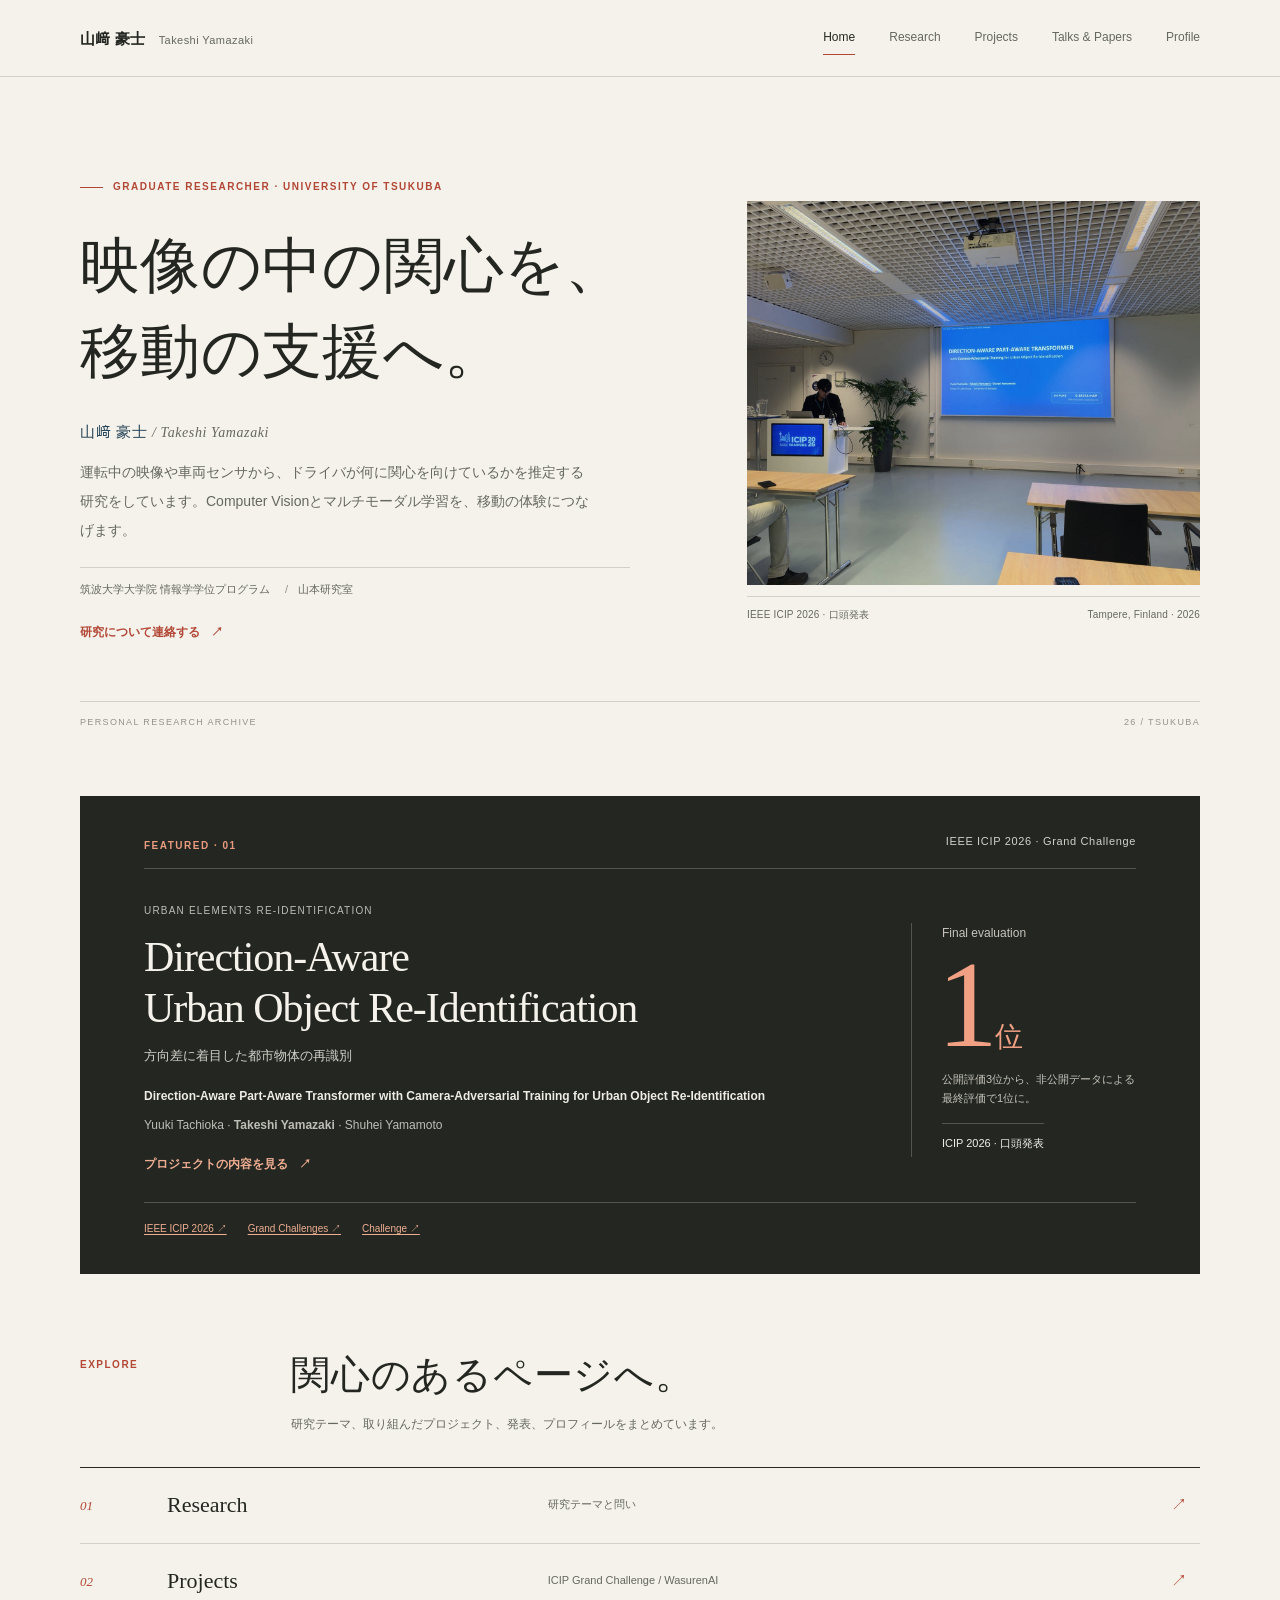
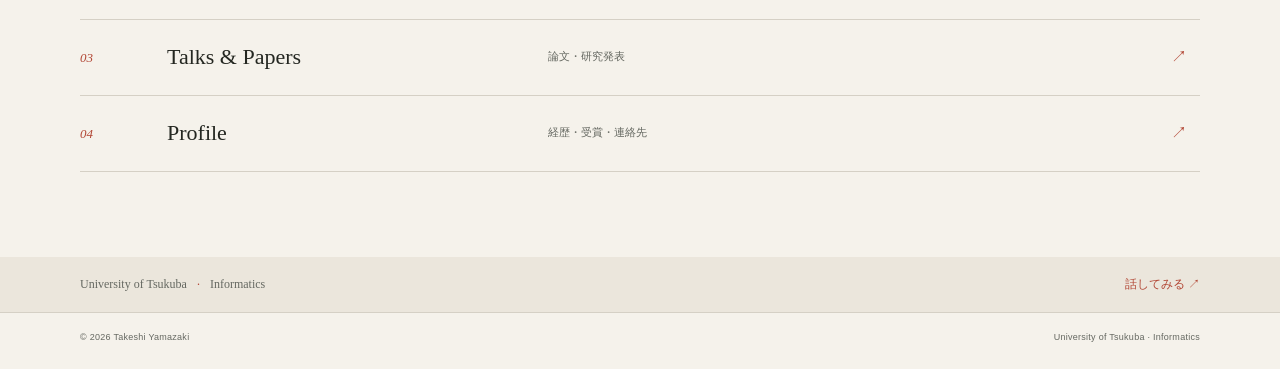
<file: index.html>
<!doctype html>
<html lang="ja">
<head>
  <meta charset="utf-8" />
  <meta name="viewport" content="width=device-width, initial-scale=1" />
  <meta name="theme-color" content="#f4f1eb" />
  <title>山﨑 豪士 — Takeshi Yamazaki</title>
  <meta name="description" content="筑波大学大学院でComputer Visionとマルチモーダル学習を研究する山﨑豪士。IEEE ICIP 2026での口頭発表とUrban Elements ReID Challenge最終評価1位、研究・プロジェクトを紹介します。" />
  <meta property="og:title" content="山﨑 豪士 — Takeshi Yamazaki" />
  <meta property="og:description" content="映像から人の関心を捉え、移動支援につなげる。" />
  <meta property="og:type" content="website" />
  <meta property="og:image" content="./IMG_5448.JPG" />
  <link rel="stylesheet" href="styles.css?v=20260927-2" />
</head>
<body>
  <header class="site-header">
    <div class="container nav">
      <a class="brand" href="index.html" aria-label="山﨑豪士 ホーム">
        <span class="brand-name">山﨑 豪士</span><span class="brand-en">Takeshi Yamazaki</span>
      </a>
      <nav class="nav-links" aria-label="主要ナビゲーション">
        <a href="index.html" aria-current="page">Home</a><a href="research.html">Research</a><a href="projects.html">Projects</a><a href="publications.html">Talks &amp; Papers</a><a href="profile.html">Profile</a>
      </nav>
    </div>
  </header>
  <main>
    <section class="hero hero-home">
      <div class="container hero-grid">
        <div class="hero-copy-block">
          <p class="eyebrow"><span class="eyebrow-mark"></span> Graduate researcher · University of Tsukuba</p>
          <h1 id="page-title">映像の中の関心を、<br />移動の支援へ。</h1>
          <p class="hero-lede">山﨑 豪士 <span lang="en">/ Takeshi Yamazaki</span></p>
          <p class="hero-copy">運転中の映像や車両センサから、ドライバが何に関心を向けているかを推定する研究をしています。Computer Visionとマルチモーダル学習を、移動の体験につなげます。</p>
          <div class="hero-meta"><span>筑波大学大学院 情報学学位プログラム</span><span>山本研究室</span></div>
          <a class="text-link" href="mailto:s2621787@u.tsukuba.ac.jp">研究について連絡する <span aria-hidden="true">↗</span></a>
        </div>
        <figure class="hero-photo">
          <img src="IMG_5448.JPG" alt="IEEE ICIP 2026で研究を口頭発表する山﨑豪士" />
          <figcaption><span>IEEE ICIP 2026 · 口頭発表</span><span>Tampere, Finland · 2026</span></figcaption>
        </figure>
      </div>
      <div class="hero-index" aria-hidden="true"><span>PERSONAL RESEARCH ARCHIVE</span><span>26 / TSUKUBA</span></div>
    </section>

    <section class="feature-section home-feature" aria-labelledby="icip-title">
      <div class="container">
        <div class="feature-topline"><p class="section-kicker">Featured · 01</p><span class="feature-date">IEEE ICIP 2026 · Grand Challenge</span></div>
        <div class="feature-grid">
          <div class="feature-main">
            <p class="feature-venue">Urban Elements Re-Identification</p>
            <h2 class="feature-title" id="icip-title">Direction-Aware<br />Urban Object Re-Identification</h2>
            <p class="feature-title-ja">方向差に着目した都市物体の再識別</p>
            <p class="paper-title">Direction-Aware Part-Aware Transformer with Camera-Adversarial Training for Urban Object Re-Identification</p>
            <p class="authors">Yuuki Tachioka · <strong>Takeshi Yamazaki</strong> · Shuhei Yamamoto</p>
            <a class="text-link" href="projects.html#icip">プロジェクトの内容を見る <span aria-hidden="true">↗</span></a>
          </div>
          <div class="feature-summary" aria-label="最終評価1位、口頭発表">
            <span class="rank-caption">Final evaluation</span>
            <strong class="rank-number">1<small>位</small></strong>
            <p class="rank-detail">公開評価3位から、非公開データによる最終評価で1位に。</p>
            <span class="oral-label">ICIP 2026 · 口頭発表</span>
          </div>
        </div>
        <div class="feature-links"><a href="https://2026.ieeeicip.org/" target="_blank" rel="noopener">IEEE ICIP 2026 ↗</a><a href="https://2026.ieeeicip.org/grand-challenges/" target="_blank" rel="noopener">Grand Challenges ↗</a><a href="https://www.kaggle.com/competitions/urban-elements-re-id-challenge-2026/overview" target="_blank" rel="noopener">Challenge ↗</a></div>
      </div>
    </section>

    <section class="index-section" aria-labelledby="explore-title">
      <div class="container">
        <div class="section-head"><p class="section-kicker">Explore</p><div><h2 class="section-title" id="explore-title">関心のあるページへ。</h2><p class="section-desc">研究テーマ、取り組んだプロジェクト、発表、プロフィールをまとめています。</p></div></div>
        <nav class="index-list" aria-label="ページ一覧">
          <a class="index-row" href="research.html"><span class="index-no">01</span><span class="index-label">Research</span><span class="index-description">研究テーマと問い</span><span class="index-arrow" aria-hidden="true">↗</span></a>
          <a class="index-row" href="projects.html"><span class="index-no">02</span><span class="index-label">Projects</span><span class="index-description">ICIP Grand Challenge / WasurenAI</span><span class="index-arrow" aria-hidden="true">↗</span></a>
          <a class="index-row" href="publications.html"><span class="index-no">03</span><span class="index-label">Talks &amp; Papers</span><span class="index-description">論文・研究発表</span><span class="index-arrow" aria-hidden="true">↗</span></a>
          <a class="index-row" href="profile.html"><span class="index-no">04</span><span class="index-label">Profile</span><span class="index-description">経歴・受賞・連絡先</span><span class="index-arrow" aria-hidden="true">↗</span></a>
        </nav>
      </div>
    </section>

    <section class="home-contact">
      <div class="container home-contact-inner"><p>University of Tsukuba <span>·</span> Informatics</p><a href="mailto:s2621787@u.tsukuba.ac.jp">話してみる <span aria-hidden="true">↗</span></a></div>
    </section>
  </main>
  <footer><div class="container footer-inner"><span>© 2026 Takeshi Yamazaki</span><span>University of Tsukuba · Informatics</span></div></footer>
</body>
</html>
</file>
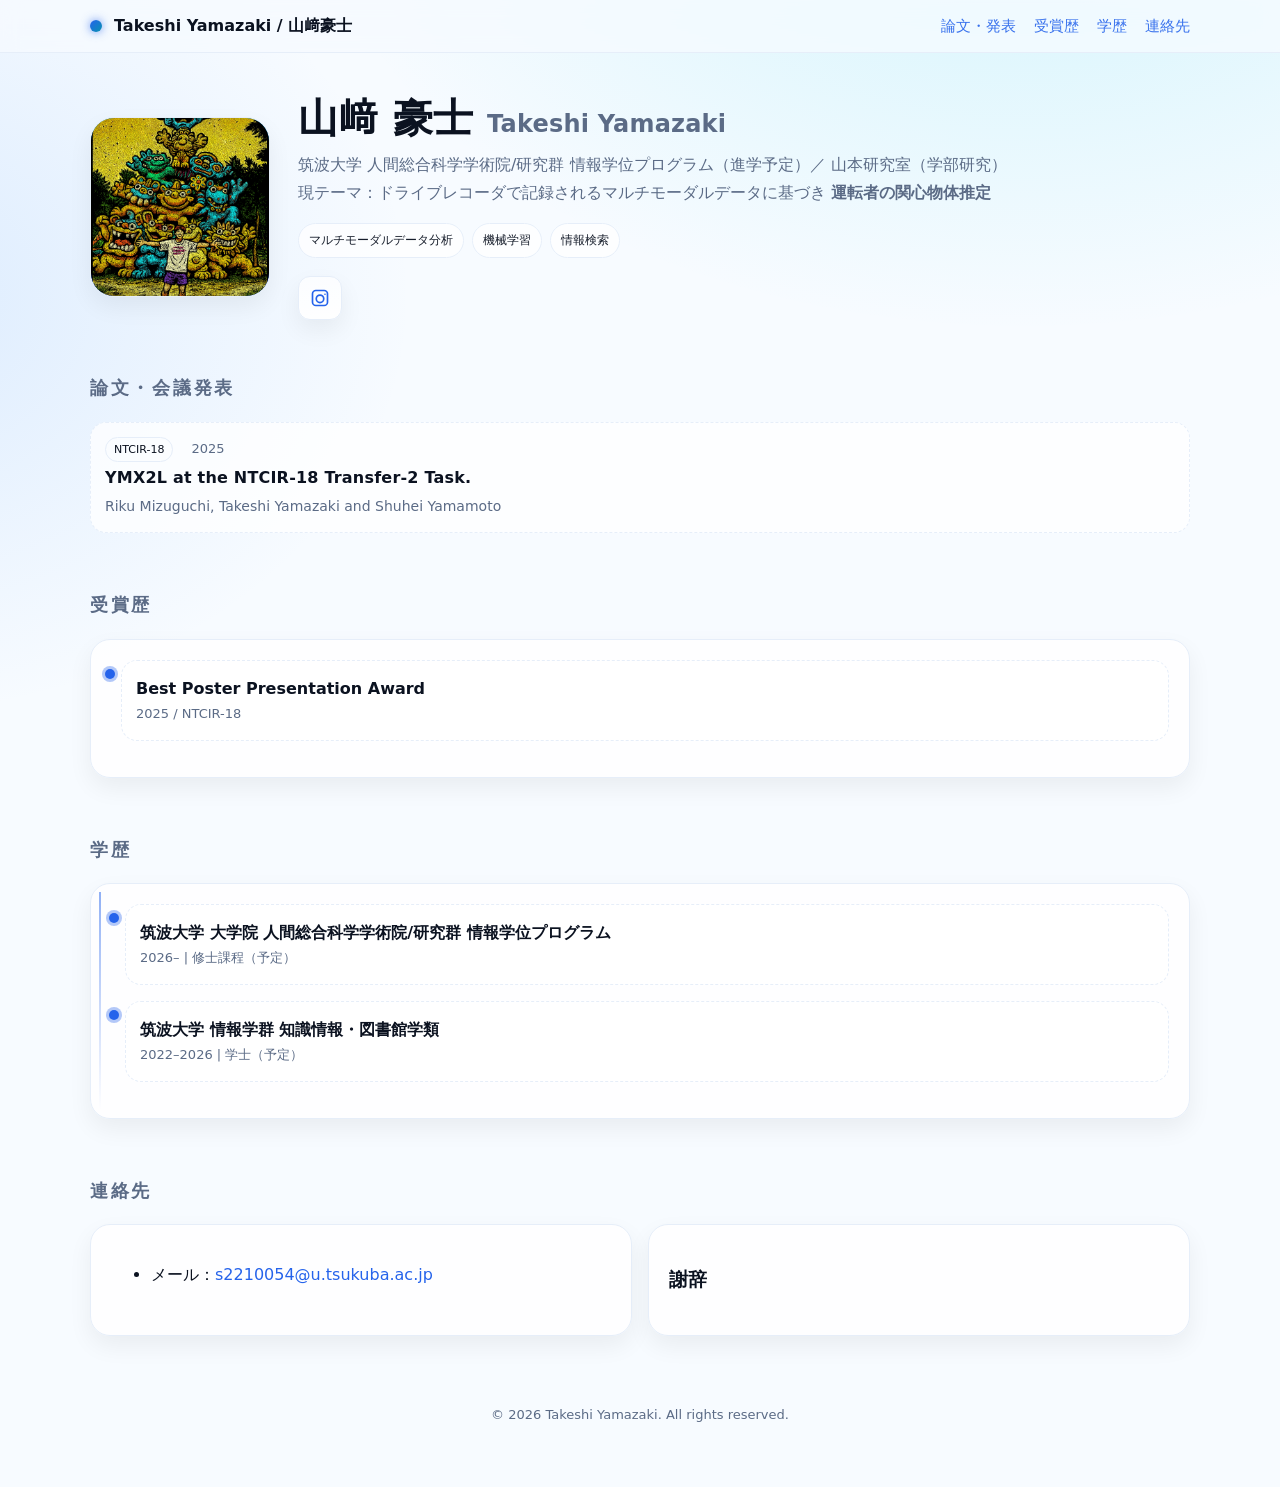
<file: index1.html>
<!DOCTYPE html>
<html lang="ja">
<head>
  <meta charset="utf-8" />
  <meta name="viewport" content="width=device-width, initial-scale=1" />
  <title>山﨑豪士 | 研究プロフィール</title>
  <meta name="description" content="山﨑豪士の研究紹介サイト。研究内容、学歴、研究分野、キーワード、受賞歴、論文、会議発表を掲載。" />
  <meta name="color-scheme" content="light dark" />

  <!-- Open Graph / Twitter -->
  <meta property="og:title" content="山﨑豪士 | 研究プロフィール" />
  <meta property="og:description" content="研究内容、学歴、研究分野、キーワード、受賞歴、論文、会議発表など。" />
  <meta property="og:type" content="website" />
  <meta property="og:image" content="./profile.jpg" />

  <style>
    :root {
      --bg: #0b1220;       /* 深めネイビー */
      --card: #0f172a;     /* 暗めのカード */
      --muted: #8aa0c6;    /* 淡いブルーグレー */
      --text: #e6ecf8;     /* ほぼ白 */
      --acc: #60a5fa;      /* アクセント（青）*/
      --acc-2: #22d3ee;    /* サブアクセント（シアン）*/
      --border: #1f2a44;
      --shadow: 0 10px 30px rgba(0,0,0,.35);
    }
    @media (prefers-color-scheme: light) {
      :root {
        --bg: #f7fbff;
        --card: #ffffff;
        --muted: #5b6b86;
        --text: #0b1220;
        --acc: #2563eb;
        --acc-2: #0891b2;
        --border: #e6eef9;
        --shadow: 0 10px 24px rgba(2, 6, 23, .06);
      }
    }

    * { box-sizing: border-box; }
    html, body { margin: 0; padding: 0; }
    body {
      font-family: ui-sans-serif, system-ui, -apple-system, Segoe UI, Roboto, "Hiragino Kaku Gothic ProN", "Noto Sans JP", "Yu Gothic UI", "Meiryo", "Helvetica Neue", Arial, sans-serif;
      background: radial-gradient(1200px 800px at 80% -10%, rgba(34,211,238,.18), transparent 60%),
                  radial-gradient(900px 700px at -10% 20%, rgba(96,165,250,.18), transparent 60%),
                  var(--bg);
      color: var(--text);
      line-height: 1.75;
    }

    a { color: var(--acc); text-decoration: none; }
    a:hover { text-decoration: underline; }

    .container { width: min(1100px, 92vw); margin: 0 auto; }

    /* ===== Top Nav ===== */
    .nav {
      position: sticky; top: 0; z-index: 40;
      backdrop-filter: saturate(140%) blur(10px);
      background: color-mix(in hsl, var(--bg) 80%, transparent);
      border-bottom: 1px solid var(--border);
    }
    .nav-inner { display: flex; align-items: center; gap: 24px; padding: 12px 0; }
    .brand { display: flex; align-items: center; gap: 12px; font-weight: 700; }
    .brand-dot { width: 12px; height: 12px; border-radius: 50%; background: linear-gradient(135deg, var(--acc), var(--acc-2)); box-shadow: 0 0 10px color-mix(in hsl, var(--acc) 70%, transparent); }
    .nav-links { margin-left: auto; display: flex; gap: 18px; font-size: 15px; }
    .nav-links a { opacity: .9; }

    /* ===== Hero ===== */
    .hero { display: grid; grid-template-columns: 180px 1fr; gap: 28px; align-items: center; padding: 40px 0 24px; }
    .avatar { width: 180px; aspect-ratio: 1 / 1; border-radius: 24px; overflow: hidden; border: 1px solid var(--border); box-shadow: var(--shadow); background: linear-gradient(180deg, #0ea5e9 0%, #1d4ed8 100%); }
    .avatar img { width: 100%; height: 100%; object-fit: cover; display: block; }

    .title { margin: 0 0 8px; font-size: clamp(24px, 3.4vw, 40px); line-height: 1.25; letter-spacing: .2px; }
    .subtitle { margin: 6px 0 16px; color: var(--muted); font-size: 16px; }

    .chips { display: flex; flex-wrap: wrap; gap: 8px; margin: 10px 0 18px; }
    .chip { padding: 6px 10px; border: 1px solid var(--border); border-radius: 999px; font-size: 12px; opacity: .95; background: color-mix(in hsl, var(--card) 80%, transparent); }

    .cta { display: flex; flex-wrap: wrap; gap: 12px; }
    .btn {
    display: inline-flex; align-items: center; gap: 10px; 
    padding: 10px 14px; border-radius: 12px; border: 1px solid var(--border);
    background: linear-gradient(180deg, color-mix(in hsl, var(--card) 70%, transparent), color-mix(in hsl, var(--card) 95%, transparent));
    box-shadow: var(--shadow);
    font-weight: 600; font-size: 14px;
    }
    .btn.icon { width: 44px; height: 44px; padding: 10px; justify-content: center; }
    .btn.icon svg { width: 20px; height: 20px; display: block; }
    .btn:hover { transform: translateY(-1px); transition: transform .15s ease; text-decoration: none; }
    .btn.primary { background: linear-gradient(135deg, var(--acc), var(--acc-2)); color: white; border: none; }


    /* ===== Section ===== */
    section { padding: 28px 0; }
    .h2 { font-size: 18px; letter-spacing: .15em; font-weight: 800; text-transform: uppercase; color: var(--muted); margin: 0 0 18px; }

    .card { background: color-mix(in hsl, var(--card) 86%, transparent); border: 1px solid var(--border); border-radius: 20px; box-shadow: var(--shadow); }
    .pad { padding: 20px; }

    .grid-2 { display: grid; grid-template-columns: 1fr 1fr; gap: 16px; }
    @media (max-width: 860px) { .hero { grid-template-columns: 1fr; } .grid-2 { grid-template-columns: 1fr; } }

    /* ===== Lists ===== */
    .list { display: grid; gap: 14px; }
    .item { border: 1px dashed var(--border); border-radius: 16px; padding: 14px; background: color-mix(in hsl, var(--card) 75%, transparent); }
    .item h3 { margin: 0 0 6px; font-size: 16px; }
    .meta { color: var(--muted); font-size: 13px; }
    .badge { display: inline-block; padding: 2px 8px; font-size: 11px; border-radius: 999px; border: 1px solid var(--border); margin-right: 8px; }

    .timeline { position: relative; padding-left: 24px; }
    .timeline:before { content: ""; position: absolute; left: 8px; top: 8px; bottom: 8px; width: 2px; background: linear-gradient(180deg, var(--acc), transparent); opacity: .5; }
    .t { position: relative; margin: 0 0 16px; padding-left: 10px; }
    .t:before { content: ""; position: absolute; left: -6px; top: .55em; width: 10px; height: 10px; border-radius: 50%; background: var(--acc); box-shadow: 0 0 0 3px color-mix(in hsl, var(--acc) 35%, transparent); }

    /* ===== Publications ===== */
    .pub { display: grid; gap: 6px; }
    .pub .title { font-size: 16px; margin: 0; }
    .authors { font-size: 14px; color: var(--muted); }
    details { border: 1px solid var(--border); border-radius: 12px; padding: 10px 12px; background: color-mix(in hsl, var(--card) 90%, transparent); }
    details summary { cursor: pointer; font-weight: 600; }
    code.bib { display: block; white-space: pre; overflow-x: auto; font-size: 12px; }

    /* ===== Footer ===== */
    footer { padding: 40px 0 60px; color: var(--muted); font-size: 13px; text-align: center; }

    /* ===== Utilities ===== */
    .row { display: flex; gap: 10px; align-items: center; flex-wrap: wrap; }
    .gap-6 { gap: 6px; }
    .muted { color: var(--muted); }
    .kbd { font-family: ui-monospace, SFMono-Regular, Menlo, Consolas, "Liberation Mono", monospace; font-size: 12px; border: 1px solid var(--border); padding: 1px 6px; border-radius: 6px; }
  </style>
</head>
<body>
  <!-- ===== Top Navigation ===== -->
  <div class="nav">
    <div class="container nav-inner">
      <div class="brand">
        <span class="brand-dot" aria-hidden="true"></span>
        <span>Takeshi Yamazaki / 山﨑豪士</span>
      </div>
      <nav class="nav-links">
        <a href="#pubs">論文・発表</a>
        <a href="#awards">受賞歴</a>
        <a href="#edu">学歴</a>
        <a href="#contact">連絡先</a>
      </nav>
    </div>
  </div>

  <main class="container">
    <!-- ===== Hero ===== -->
    <section class="hero" id="about">
      <div class="avatar">
        <!-- プロフィール写真を profile.jpg に差し替えてください -->
        <img src="profile.jpg" alt="プロフィール写真" onerror="this.outerHTML='<div class=\'pad\' style=\'color:var(--muted)\'>profile.jpg を同フォルダに置くと写真が表示されます</div>'"/>
      </div>
      <div>
        <h1 class="title">山﨑 豪士 <span class="muted" style="font-size:.6em; font-weight:600">Takeshi Yamazaki</span></h1>
        <p class="subtitle">筑波大学 人間総合科学学術院/研究群 情報学位プログラム（進学予定）／ 山本研究室（学部研究）<br>現テーマ：ドライブレコーダで記録されるマルチモーダルデータに基づき <strong>運転者の関心物体推定</strong></p>
        <div class="chips">
          <span class="chip">マルチモーダルデータ分析</span>
          <span class="chip">機械学習</span>
          <span class="chip">情報検索</span>
        </div>
        <div class="cta">
          <a class="btn icon" href="https://www.instagram.com/takeshi_ymzk/" target="_blank" rel="noopener" aria-label="Instagram" title="Instagram">
            <svg viewBox="0 0 24 24" aria-hidden="true"><path fill="currentColor" d="M7 2h10a5 5 0 0 1 5 5v10a5 5 0 0 1-5 5H7a5 5 0 0 1-5-5V7a5 5 0 0 1 5-5zm0 2a3 3 0 0 0-3 3v10a3 3 0 0 0 3 3h10a3 3 0 0 0 3-3V7a3 3 0 0 0-3-3H7zm5 3.5A5.5 5.5 0 1 1 6.5 13 5.5 5.5 0 0 1 12 7.5zm0 2A3.5 3.5 0 1 0 15.5 13 3.5 3.5 0 0 0 12 9.5zm6-3a1 1 0 1 1-1 1 1 1 0 0 1 1-1z"/></svg>
          </a>
        </div>
      </div>
    </section>

    <!-- ===== 研究概要 ===== -->
   

    <!-- ===== 研究分野 ===== -->
    

    <!-- ===== キーワード ===== -->
    <!-- <section id="keywords">
      <h2 class="h2">キーワード</h2>
      <div class="card pad">
        <div class="row gap-6" id="keywordChips"> -->
          <!-- キーワードは自由に追加削除してください -->
          <!-- <span class="chip" data-key="YOLO">YOLO</span>
          <span class="chip" data-key="ResNet">ResNet</span>
          <span class="chip" data-key="ViT">ViT</span>
          <span class="chip" data-key="DSA-RNN">DSA‑RNN</span>
          <span class="chip" data-key="Sensor Fusion">Sensor Fusion</span>
          <span class="chip" data-key="Information Retrieval">Information Retrieval</span>
        </div>
        <p class="muted" style="margin-top:10px">キーワードをクリックすると、下の発表リストのハイライトが切り替わります。</p>
      </div>
    </section> -->

    <!-- ===== 論文・会議発表 ===== -->
    <section id="pubs">
      <h2 class="h2">論文・会議発表</h2>
      <div class="list" id="pubList">
        <!-- 例1：国際会議（テンプレ）-->
        <article class="item pub" data-tags="YOLO;ViT;Sensor Fusion">
          <div class="row">
            <span class="badge">NTCIR-18</span>
            <span class="meta">2025</span>
          </div>
          <h3 class="title">YMX2L at the NTCIR-18 Transfer-2 Task.</h3>
          <div class="authors">Riku Mizuguchi, Takeshi Yamazaki and Shuhei Yamamoto</span></div>
          <!-- <div class="meta">Proc. Awesome Vision &amp; IR 2025 (AVIR'25), pp.1–10.</div> -->
        </article>
      </div>
    </section>

    <!-- ===== 受賞歴 ===== -->
    <section id="awards">
      <h2 class="h2">受賞歴</h2>
      <div class="card pad list">
        <div class="t">
          <div class="item">
            <strong>Best Poster Presentation Award</strong>
            <div class="meta">2025 / NTCIR-18</div>
          </div>
        </div>
      </div>
    </section>

    <!-- ===== 学歴 ===== -->
    <section id="edu">
      <h2 class="h2">学歴</h2>
      <div class="card pad timeline">
        <div class="t">
          <div class="item">
            <strong>筑波大学 大学院 人間総合科学学術院/研究群 情報学位プログラム</strong>
            <div class="meta">2026– | 修士課程（予定）</div>
          </div>
        </div>
        <div class="t">
          <div class="item">
            <strong>筑波大学 情報学群 知識情報・図書館学類</strong>
            <div class="meta">2022–2026 | 学士（予定）</div>
          </div>
        </div>
      </div>
    </section>

    <!-- ===== 連絡先 ===== -->
    <section id="contact">
      <h2 class="h2">連絡先</h2>
      <div class="grid-2">
        <div class="card pad">
          <ul>
            <li>メール：<a href="mailto:s2210054@u.tsukuba.ac.jp">s2210054@u.tsukuba.ac.jp</a></li>
            
          </ul>
        </div>
        <div class="card pad">
          <h3>謝辞</h3>
          <p class="muted"></p>
        </div>
      </div>
    </section>

    <footer>
      © <span id="year"></span> Takeshi Yamazaki. All rights reserved.
    </footer>
  </main>

  <script>
    // 年表示
    document.getElementById('year').textContent = new Date().getFullYear();

    // テーマ切替
    const toggle = document.getElementById('themeToggle');
    toggle?.addEventListener('click', () => {
      const current = document.documentElement.style.colorScheme || (matchMedia('(prefers-color-scheme: dark)').matches ? 'dark' : 'light');
      const next = current === 'dark' ? 'light' : 'dark';
      document.documentElement.style.colorScheme = next;
    });

    // キーワード・ハイライト（簡易）
    const chips = document.querySelectorAll('#keywordChips .chip');
    const pubs = document.querySelectorAll('#pubList .pub');
    chips.forEach(ch => ch.addEventListener('click', () => {
      const key = ch.dataset.key;
      chips.forEach(c => c.classList.remove('active'));
      ch.classList.add('active');
      pubs.forEach(p => {
        const has = (p.dataset.tags || '').includes(key);
        p.style.outline = has ? '2px solid var(--acc)' : 'none';
        p.style.background = has ? 'color-mix(in hsl, var(--card) 65%, transparent)': 'color-mix(in hsl, var(--card) 75%, transparent)';
      });
    }));

    // CVへのリンク(任意)：同フォルダに cv.pdf を置くとダウンロード可能
    const cv = document.getElementById('cv-link');
    if (cv) {
      cv.href = './cv.pdf';
    }
  </script>

  <!-- 構造化データ（Google 検索向け） -->
  <!-- <script type="application/ld+json">
  {
    "@context": "https://schema.org",
    "@type": "Person",
    "name": "山﨑 豪士",
    "alternateName": "Takeshi Yamazaki",
    "affiliation": {"@type": "CollegeOrUniversity", "name": "筑波大学"},
    "jobTitle": "Student Researcher",
    "url": "https://example.com",
    "email": "mailto:you@example.com",
    "knowsAbout": [
      "Computer Vision", "Information Retrieval", "YOLO", "ResNet", "Vision Transformer", "Sensor Fusion", "Dynamic Spatial Attention"
    ],
    "sameAs": [
      "https://github.com/your-id",
      "https://www.instagram.com/your_id/"
    ]
  }
  </script> -->
</body>
</html>
</file>
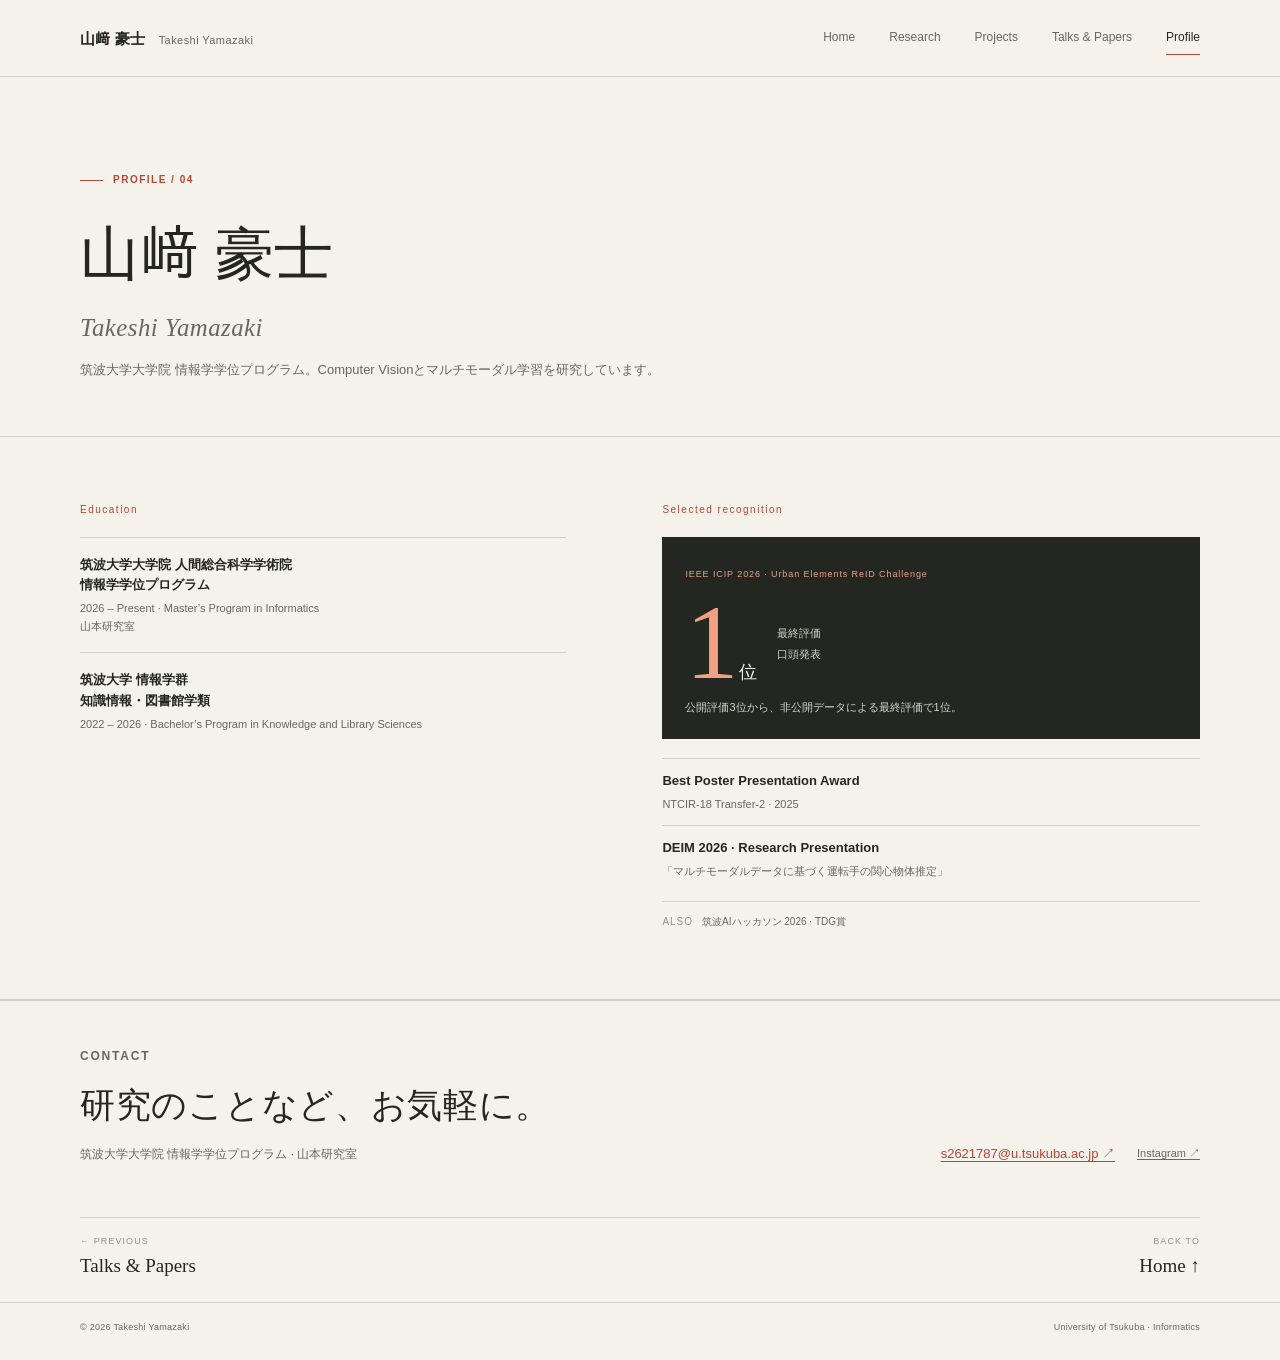
<file: profile.html>
<!doctype html>
<html lang="ja">
<head>
  <meta charset="utf-8" /><meta name="viewport" content="width=device-width, initial-scale=1" />
  <meta name="theme-color" content="#f4f1eb" />
  <title>Profile — 山﨑 豪士</title>
  <meta name="description" content="山﨑豪士のプロフィール。筑波大学大学院 情報学学位プログラムでComputer Vision、マルチモーダル学習を研究しています。" />
  <link rel="stylesheet" href="styles.css?v=20260927-2" />
</head>
<body>
  <header class="site-header"><div class="container nav">
    <a class="brand" href="index.html" aria-label="山﨑豪士 ホーム"><span class="brand-name">山﨑 豪士</span><span class="brand-en">Takeshi Yamazaki</span></a>
    <nav class="nav-links" aria-label="主要ナビゲーション"><a href="index.html">Home</a><a href="research.html">Research</a><a href="projects.html">Projects</a><a href="publications.html">Talks &amp; Papers</a><a href="profile.html" aria-current="page">Profile</a></nav>
  </div></header>
  <main>
    <header class="page-hero"><div class="container page-hero-inner"><p class="eyebrow"><span class="eyebrow-mark"></span> Profile / 04</p><h1>山﨑 豪士<br /><span class="profile-name-en">Takeshi Yamazaki</span></h1><p class="page-intro-copy">筑波大学大学院 情報学学位プログラム。Computer Visionとマルチモーダル学習を研究しています。</p></div></header>
    <section class="content-section page-content"><div class="container profile-page-grid">
      <section class="profile-block"><p class="list-overline">Education</p>
        <div class="education-row"><strong>筑波大学大学院 人間総合科学学術院<br />情報学学位プログラム</strong><span>2026 – Present · Master’s Program in Informatics<br />山本研究室</span></div>
        <div class="education-row"><strong>筑波大学 情報学群<br />知識情報・図書館学類</strong><span>2022 – 2026 · Bachelor’s Program in Knowledge and Library Sciences</span></div>
      </section>
      <section class="recognition-block"><p class="list-overline">Selected recognition</p>
        <article class="recognition-lead"><span>IEEE ICIP 2026 · Urban Elements ReID Challenge</span><div class="recognition-score"><strong>1<span>位</span></strong><p>最終評価<br />口頭発表</p></div><p>公開評価3位から、非公開データによる最終評価で1位。</p></article>
        <div class="recognition-row"><strong>Best Poster Presentation Award</strong><span>NTCIR-18 Transfer-2 · 2025</span></div>
        <div class="recognition-row"><strong>DEIM 2026 · Research Presentation</strong><span>「マルチモーダルデータに基づく運転手の関心物体推定」</span></div>
        <p class="minor-recognition"><span>Also</span>筑波AIハッカソン 2026 · TDG賞</p>
      </section>
    </div></section>
    <section class="contact-section"><div class="container contact-inner">
      <div><p class="section-kicker">Contact</p><h2>研究のことなど、お気軽に。</h2><p>筑波大学大学院 情報学学位プログラム · 山本研究室</p></div>
      <div class="contact-links"><a class="contact-link" href="mailto:s2621787@u.tsukuba.ac.jp">s2621787@u.tsukuba.ac.jp ↗</a><a class="contact-secondary" href="https://www.instagram.com/takeshi_ymzk/" target="_blank" rel="noopener">Instagram ↗</a></div>
    </div></section>
    <nav class="page-pager container" aria-label="ページ移動"><a href="publications.html"><span>← Previous</span><strong>Talks &amp; Papers</strong></a><a href="index.html"><span>Back to</span><strong>Home ↑</strong></a></nav>
  </main>
  <footer><div class="container footer-inner"><span>© 2026 Takeshi Yamazaki</span><span>University of Tsukuba · Informatics</span></div></footer>
</body>
</html>
</file>
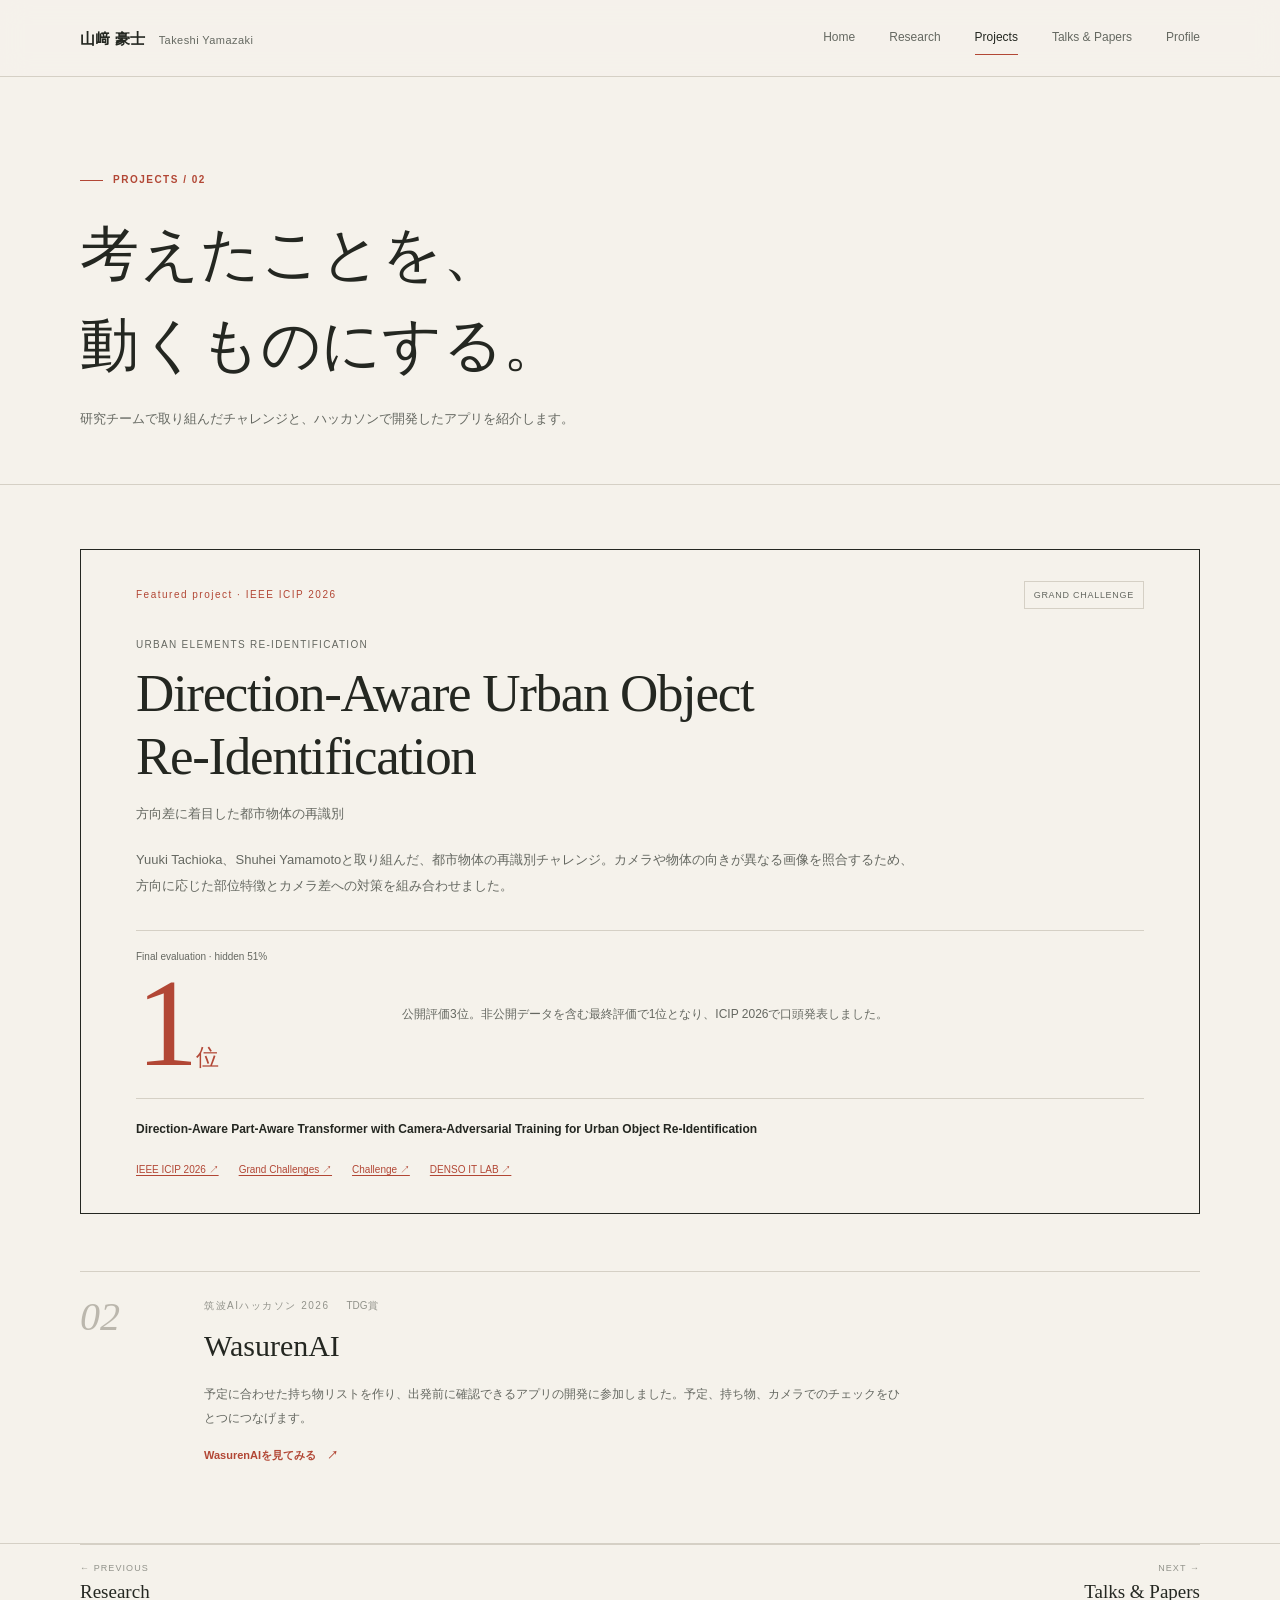
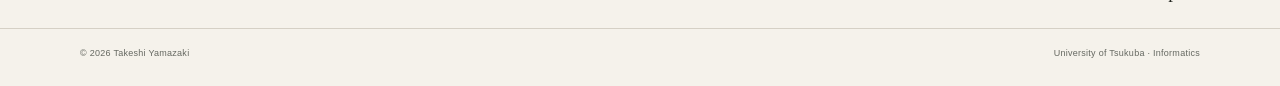
<file: projects.html>
<!doctype html>
<html lang="ja">
<head>
  <meta charset="utf-8" /><meta name="viewport" content="width=device-width, initial-scale=1" />
  <meta name="theme-color" content="#f4f1eb" />
  <title>Projects — 山﨑 豪士</title>
  <meta name="description" content="山﨑豪士の研究・開発プロジェクト。IEEE ICIP 2026 Urban Elements ReID Grand Challengeと、筑波AIハッカソンで開発したWasurenAI。" />
  <link rel="stylesheet" href="styles.css?v=20260927-2" />
</head>
<body>
  <header class="site-header"><div class="container nav">
    <a class="brand" href="index.html" aria-label="山﨑豪士 ホーム"><span class="brand-name">山﨑 豪士</span><span class="brand-en">Takeshi Yamazaki</span></a>
    <nav class="nav-links" aria-label="主要ナビゲーション"><a href="index.html">Home</a><a href="research.html">Research</a><a href="projects.html" aria-current="page">Projects</a><a href="publications.html">Talks &amp; Papers</a><a href="profile.html">Profile</a></nav>
  </div></header>
  <main>
    <header class="page-hero"><div class="container page-hero-inner"><p class="eyebrow"><span class="eyebrow-mark"></span> Projects / 02</p><h1>考えたことを、<br class="desktop-break" />動くものにする。</h1><p class="page-intro-copy">研究チームで取り組んだチャレンジと、ハッカソンで開発したアプリを紹介します。</p></div></header>
    <section class="content-section page-content"><div class="container project-stack">
      <article class="project-feature" id="icip">
        <div class="project-feature-top"><p class="entry-label">Featured project · IEEE ICIP 2026</p><span class="project-tag">Grand Challenge</span></div>
        <p class="project-organizer">Urban Elements Re-Identification</p>
        <h2>Direction-Aware Urban Object <span class="no-break">Re-Identification</span></h2>
        <p class="project-jp-title">方向差に着目した都市物体の再識別</p>
        <p class="project-copy">Yuuki Tachioka、Shuhei Yamamotoと取り組んだ、都市物体の再識別チャレンジ。カメラや物体の向きが異なる画像を照合するため、方向に応じた部位特徴とカメラ差への対策を組み合わせました。</p>
        <div class="project-result"><div><span>Final evaluation · hidden 51%</span><strong>1<small>位</small></strong></div><p>公開評価3位。非公開データを含む最終評価で1位となり、ICIP 2026で口頭発表しました。</p></div>
        <p class="project-paper">Direction-Aware Part-Aware Transformer with Camera-Adversarial Training for Urban Object Re-Identification</p>
        <div class="feature-links"><a href="https://2026.ieeeicip.org/" target="_blank" rel="noopener">IEEE ICIP 2026 ↗</a><a href="https://2026.ieeeicip.org/grand-challenges/" target="_blank" rel="noopener">Grand Challenges ↗</a><a href="https://www.kaggle.com/competitions/urban-elements-re-id-challenge-2026/overview" target="_blank" rel="noopener">Challenge ↗</a><a href="https://d-itlab.co.jp/monograph/" target="_blank" rel="noopener">DENSO IT LAB ↗</a></div>
      </article>

      <article class="project-secondary" id="wasurenai">
        <div class="project-secondary-index">02</div><div class="project-secondary-body">
          <div class="project-feature-top"><p class="entry-label">筑波AIハッカソン 2026</p><span class="quiet-award">TDG賞</span></div>
          <h2>WasurenAI</h2>
          <p class="project-copy">予定に合わせた持ち物リストを作り、出発前に確認できるアプリの開発に参加しました。予定、持ち物、カメラでのチェックをひとつにつなげます。</p>
          <a class="text-link" href="https://forget-me-not-teama.tsukuba-hack-a.chatgpt.site/#home" target="_blank" rel="noopener">WasurenAIを見てみる <span aria-hidden="true">↗</span></a>
        </div>
      </article>
    </div></section>
    <nav class="page-pager container" aria-label="ページ移動"><a href="research.html"><span>← Previous</span><strong>Research</strong></a><a href="publications.html"><span>Next →</span><strong>Talks &amp; Papers</strong></a></nav>
  </main>
  <footer><div class="container footer-inner"><span>© 2026 Takeshi Yamazaki</span><span>University of Tsukuba · Informatics</span></div></footer>
</body>
</html>
</file>
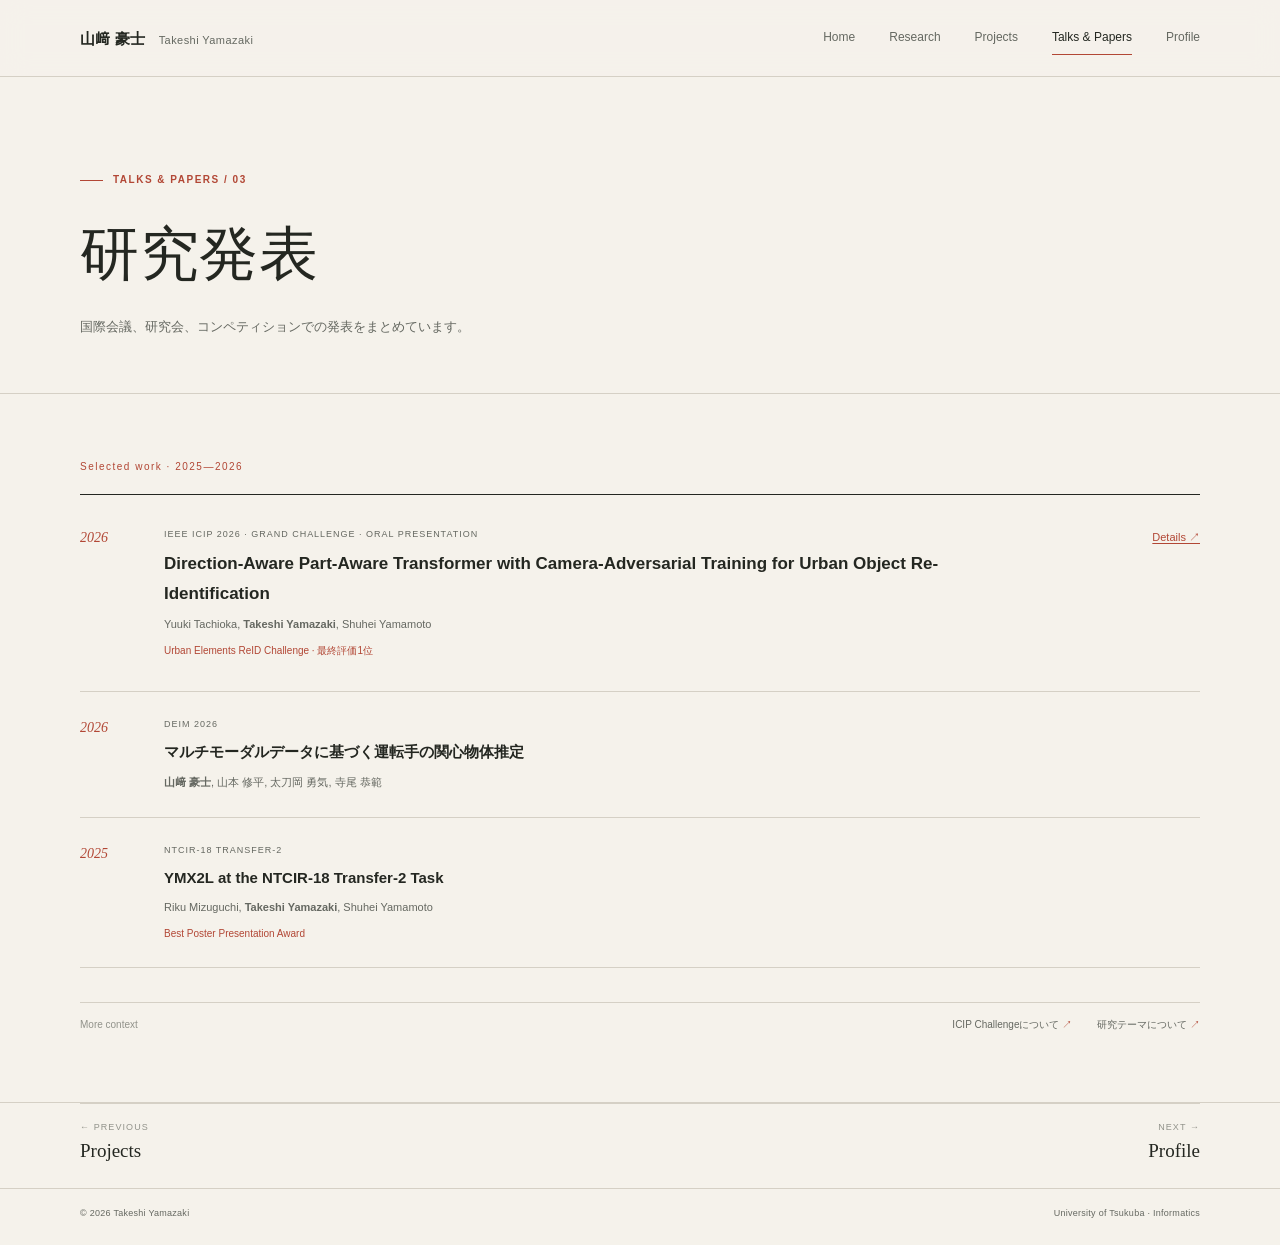
<file: publications.html>
<!doctype html>
<html lang="ja">
<head>
  <meta charset="utf-8" /><meta name="viewport" content="width=device-width, initial-scale=1" />
  <meta name="theme-color" content="#f4f1eb" />
  <title>Talks &amp; Papers — 山﨑 豪士</title>
  <meta name="description" content="山﨑豪士の論文・研究発表。IEEE ICIP 2026 Grand Challengeでの口頭発表、DEIM 2026、NTCIR-18 Transfer-2。" />
  <link rel="stylesheet" href="styles.css?v=20260927-2" />
</head>
<body>
  <header class="site-header"><div class="container nav">
    <a class="brand" href="index.html" aria-label="山﨑豪士 ホーム"><span class="brand-name">山﨑 豪士</span><span class="brand-en">Takeshi Yamazaki</span></a>
    <nav class="nav-links" aria-label="主要ナビゲーション"><a href="index.html">Home</a><a href="research.html">Research</a><a href="projects.html">Projects</a><a href="publications.html" aria-current="page">Talks &amp; Papers</a><a href="profile.html">Profile</a></nav>
  </div></header>
  <main>
    <header class="page-hero"><div class="container page-hero-inner"><p class="eyebrow"><span class="eyebrow-mark"></span> Talks &amp; Papers / 03</p><h1>研究発表</h1><p class="page-intro-copy">国際会議、研究会、コンペティションでの発表をまとめています。</p></div></header>
    <section class="content-section page-content"><div class="container">
      <p class="list-overline">Selected work · 2025—2026</p>
      <ol class="publication-list">
        <li class="publication publication-featured" id="icip-talk">
          <span class="publication-year">2026</span><div><span class="publication-venue">IEEE ICIP 2026 · Grand Challenge · Oral presentation</span><h2>Direction-Aware Part-Aware Transformer with Camera-Adversarial Training for Urban Object Re-Identification</h2><p>Yuuki Tachioka, <strong>Takeshi Yamazaki</strong>, Shuhei Yamamoto</p><p class="publication-note">Urban Elements ReID Challenge · 最終評価1位</p></div><a class="publication-link" href="https://d-itlab.co.jp/monograph/" target="_blank" rel="noopener">Details ↗</a>
        </li>
        <li class="publication" id="deim">
          <span class="publication-year">2026</span><div><span class="publication-venue">DEIM 2026</span><h2>マルチモーダルデータに基づく運転手の関心物体推定</h2><p><strong>山﨑 豪士</strong>, 山本 修平, 太刀岡 勇気, 寺尾 恭範</p></div>
        </li>
        <li class="publication">
          <span class="publication-year">2025</span><div><span class="publication-venue">NTCIR-18 Transfer-2</span><h2>YMX2L at the NTCIR-18 Transfer-2 Task</h2><p>Riku Mizuguchi, <strong>Takeshi Yamazaki</strong>, Shuhei Yamamoto</p><p class="publication-note">Best Poster Presentation Award</p></div>
        </li>
      </ol>
      <div class="external-index"><span>More context</span><a href="projects.html#icip">ICIP Challengeについて <b aria-hidden="true">↗</b></a><a href="research.html">研究テーマについて <b aria-hidden="true">↗</b></a></div>
    </div></section>
    <nav class="page-pager container" aria-label="ページ移動"><a href="projects.html"><span>← Previous</span><strong>Projects</strong></a><a href="profile.html"><span>Next →</span><strong>Profile</strong></a></nav>
  </main>
  <footer><div class="container footer-inner"><span>© 2026 Takeshi Yamazaki</span><span>University of Tsukuba · Informatics</span></div></footer>
</body>
</html>
</file>
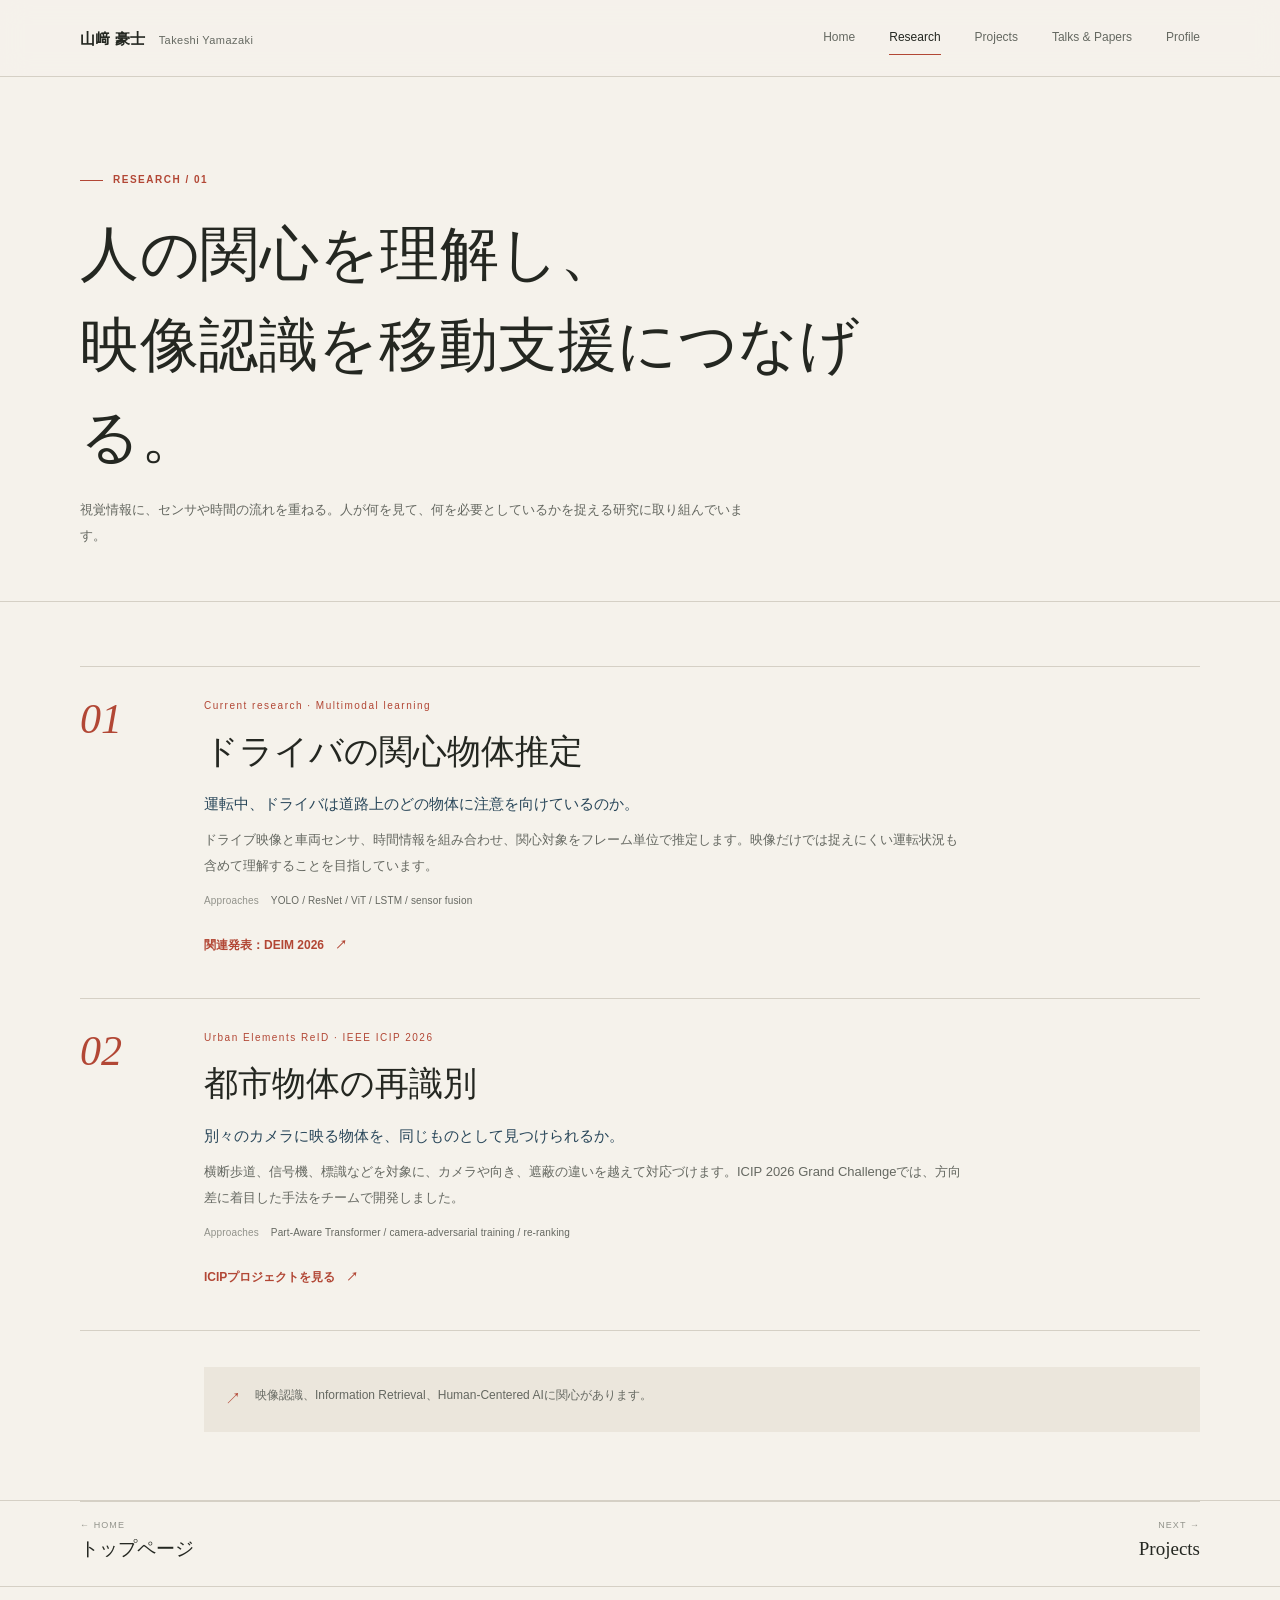
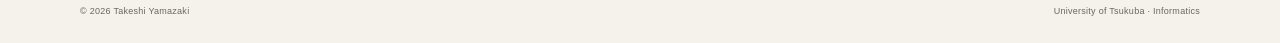
<file: research.html>
<!doctype html>
<html lang="ja">
<head>
  <meta charset="utf-8" /><meta name="viewport" content="width=device-width, initial-scale=1" />
  <meta name="theme-color" content="#f4f1eb" />
  <title>Research — 山﨑 豪士</title>
  <meta name="description" content="山﨑豪士の研究テーマ。マルチモーダルデータを用いたドライバの関心物体推定と、都市物体の再識別について。" />
  <link rel="stylesheet" href="styles.css?v=20260927-2" />
</head>
<body>
  <header class="site-header"><div class="container nav">
    <a class="brand" href="index.html" aria-label="山﨑豪士 ホーム"><span class="brand-name">山﨑 豪士</span><span class="brand-en">Takeshi Yamazaki</span></a>
    <nav class="nav-links" aria-label="主要ナビゲーション"><a href="index.html">Home</a><a href="research.html" aria-current="page">Research</a><a href="projects.html">Projects</a><a href="publications.html">Talks &amp; Papers</a><a href="profile.html">Profile</a></nav>
  </div></header>
  <main>
    <header class="page-hero"><div class="container page-hero-inner"><p class="eyebrow"><span class="eyebrow-mark"></span> Research / 01</p><h1>人の関心を理解し、<br class="desktop-break" />映像認識を移動支援につなげる。</h1><p class="page-intro-copy">視覚情報に、センサや時間の流れを重ねる。人が何を見て、何を必要としているかを捉える研究に取り組んでいます。</p></div></header>
    <section class="content-section page-content"><div class="container">
      <article class="research-entry">
        <span class="entry-index">01</span><div class="entry-body"><p class="entry-label">Current research · Multimodal learning</p><h2>ドライバの関心物体推定</h2><p class="entry-lede">運転中、ドライバは道路上のどの物体に注意を向けているのか。</p><p class="entry-copy">ドライブ映像と車両センサ、時間情報を組み合わせ、関心対象をフレーム単位で推定します。映像だけでは捉えにくい運転状況も含めて理解することを目指しています。</p><p class="approaches">Approaches <span>YOLO / ResNet / ViT / LSTM / sensor fusion</span></p><a class="text-link" href="publications.html#deim">関連発表：DEIM 2026 <span aria-hidden="true">↗</span></a></div>
      </article>
      <article class="research-entry">
        <span class="entry-index">02</span><div class="entry-body"><p class="entry-label">Urban Elements ReID · IEEE ICIP 2026</p><h2>都市物体の再識別</h2><p class="entry-lede">別々のカメラに映る物体を、同じものとして見つけられるか。</p><p class="entry-copy">横断歩道、信号機、標識などを対象に、カメラや向き、遮蔽の違いを越えて対応づけます。ICIP 2026 Grand Challengeでは、方向差に着目した手法をチームで開発しました。</p><p class="approaches">Approaches <span>Part-Aware Transformer / camera-adversarial training / re-ranking</span></p><a class="text-link" href="projects.html#icip">ICIPプロジェクトを見る <span aria-hidden="true">↗</span></a></div>
      </article>
      <aside class="research-note"><span class="note-mark">↗</span><p>映像認識、Information Retrieval、Human-Centered AIに関心があります。</p></aside>
    </div></section>
    <nav class="page-pager container" aria-label="ページ移動"><a href="index.html"><span>← Home</span><strong>トップページ</strong></a><a href="projects.html"><span>Next →</span><strong>Projects</strong></a></nav>
  </main>
  <footer><div class="container footer-inner"><span>© 2026 Takeshi Yamazaki</span><span>University of Tsukuba · Informatics</span></div></footer>
</body>
</html>
</file>
<file: styles.css>
:root {
      color-scheme: light;
      --paper: #f4f1eb;
      --paper-deep: #ebe7de;
      --ink: #242521;
      --muted: #686962;
      --faint: #898a82;
      --rule: #d6d2c8;
      --accent: #a44335;
      --accent-pale: #e9d9d3;
      --measure: 1120px;
    }

    * { box-sizing: border-box; }
    html { scroll-behavior: smooth; }
    body {
      margin: 0;
      background: var(--paper);
      color: var(--ink);
      font-family: -apple-system, BlinkMacSystemFont, "Helvetica Neue", "Yu Gothic", YuGothic, "Hiragino Kaku Gothic ProN", Meiryo, sans-serif;
      font-size: 16px;
      line-height: 1.8;
      -webkit-font-smoothing: antialiased;
      text-rendering: optimizeLegibility;
    }

    a { color: inherit; text-decoration-thickness: 1px; text-underline-offset: .22em; }
    a:hover { color: var(--accent); }
    a:focus-visible { outline: 2px solid var(--accent); outline-offset: 4px; }
    img { display: block; max-width: 100%; }
    ::selection { background: var(--accent); color: #fff; }
    .container { width: min(var(--measure), calc(100% - 64px)); margin: 0 auto; }

    .site-header {
      position: sticky;
      z-index: 5;
      top: 0;
      background: color-mix(in srgb, var(--paper) 95%, transparent);
      border-bottom: 1px solid var(--rule);
    }
    .nav { min-height: 68px; display: flex; align-items: center; gap: 28px; }
    .brand { display: flex; align-items: baseline; gap: 12px; white-space: nowrap; text-decoration: none; }
    .brand-name { font-size: 14px; font-weight: 700; letter-spacing: .02em; }
    .brand-en { color: var(--muted); font-size: 11px; font-weight: 450; letter-spacing: .04em; }
    .nav-links { display: flex; gap: 26px; align-items: center; margin-left: auto; }
    .nav-links a { color: var(--muted); font-size: 12px; text-decoration: none; }
    .nav-links a:hover { color: var(--accent); }

    .hero { padding: 70px 0 76px; }
    .hero-grid { display: grid; grid-template-columns: 1fr .92fr; gap: clamp(42px, 7vw, 92px); align-items: center; }
    .eyebrow, .section-kicker, .meta-label {
      margin: 0;
      color: var(--accent);
      font-size: 11px;
      font-weight: 700;
      letter-spacing: .13em;
      line-height: 1.6;
      text-transform: uppercase;
    }
    h1, h2, h3, p, figure { margin-top: 0; }
    h1 {
      margin: 19px 0 28px;
      font-family: "Yu Mincho", YuMincho, "Hiragino Mincho ProN", "Hiragino Mincho Pro", Georgia, serif;
      font-size: clamp(44px, 6vw, 68px);
      font-weight: 500;
      letter-spacing: .035em;
      line-height: 1.18;
    }
    h1 span { display: block; margin-top: 13px; color: var(--muted); font: italic 21px/1.3 Georgia, "Times New Roman", serif; letter-spacing: .01em; }
    .hero-lede { max-width: 560px; margin: 0 0 12px; font-size: clamp(20px, 2.3vw, 25px); line-height: 1.7; letter-spacing: .02em; }
    .hero-copy { max-width: 545px; margin: 0; color: var(--muted); font-size: 14px; }
    .no-break { white-space: nowrap; }
    .hero-meta { display: flex; flex-wrap: wrap; gap: 5px 15px; margin-top: 25px; padding-top: 16px; border-top: 1px solid var(--rule); color: var(--muted); font-size: 12px; }
    .hero-meta span + span::before { content: "/"; margin-right: 15px; color: var(--faint); }
    .hero-link { display: inline-flex; margin-top: 25px; color: var(--accent); font-size: 13px; font-weight: 650; }
    .hero-photo { margin: 0; }
    .hero-photo img { width: 100%; aspect-ratio: 1.37; object-fit: cover; object-position: 45% center; }
    .hero-photo figcaption { display: flex; justify-content: space-between; flex-wrap: wrap; gap: 4px 18px; margin-top: 11px; padding-top: 9px; border-top: 1px solid var(--rule); color: var(--muted); font-size: 11px; }

    .feature-section { padding: 32px 0 76px; border-top: 1px solid var(--ink); border-bottom: 1px solid var(--rule); }
    .feature-topline { display: flex; justify-content: space-between; gap: 24px; align-items: baseline; margin-bottom: 24px; }
    .feature-date { color: var(--muted); font-size: 11px; letter-spacing: .06em; }
    .feature-grid { display: grid; grid-template-columns: minmax(0, 1fr) 260px; gap: clamp(36px, 8vw, 110px); align-items: center; }
    .feature-venue { margin: 0 0 12px; color: var(--muted); font-size: 12px; letter-spacing: .08em; text-transform: uppercase; }
    .feature-title { max-width: 710px; margin: 0; font-family: Georgia, "Times New Roman", "Yu Mincho", YuMincho, serif; font-size: clamp(30px, 4vw, 44px); font-weight: 400; letter-spacing: -.025em; line-height: 1.18; }
    .feature-title-ja { margin: 11px 0 0; color: var(--muted); font-size: 13px; }
    .paper-title { max-width: 720px; margin: 23px 0 9px; font-size: 14px; font-weight: 650; line-height: 1.65; }
    .authors { margin: 0; color: var(--muted); font-size: 12px; }
    .feature-summary { border-left: 1px solid var(--rule); padding-left: 30px; }
    .rank-caption { display: block; color: var(--muted); font-size: 12px; }
    .rank-number { display: block; margin: 1px 0 5px -5px; color: var(--accent); font-family: Georgia, "Times New Roman", serif; font-size: 132px; font-weight: 400; letter-spacing: -.095em; line-height: .98; }
    .rank-number small { margin-left: 9px; font-family: "Yu Mincho", YuMincho, serif; font-size: 28px; letter-spacing: 0; }
    .rank-detail { margin: 0; color: var(--muted); font-size: 11px; line-height: 1.75; }
    .oral-label { display: inline-block; margin-top: 15px; padding-top: 10px; border-top: 1px solid var(--rule); color: var(--ink); font-size: 12px; }
    .feature-links { display: flex; flex-wrap: wrap; gap: 8px 18px; margin-top: 27px; }
    .feature-links a { color: var(--accent); font-size: 11px; }

    .content-section { padding: 78px 0; border-bottom: 1px solid var(--rule); }
    .section-head { display: grid; grid-template-columns: 195px minmax(0, 1fr); gap: 40px; margin-bottom: 38px; }
    .section-kicker { padding-top: 8px; }
    .section-title { margin: 0; font-family: "Yu Mincho", YuMincho, "Hiragino Mincho ProN", Georgia, serif; font-size: clamp(29px, 4vw, 39px); font-weight: 500; letter-spacing: .02em; line-height: 1.35; }
    .section-desc { max-width: 700px; margin: 12px 0 0; color: var(--muted); font-size: 13px; }

    .research-list { border-top: 1px solid var(--rule); }
    .research-item { display: grid; grid-template-columns: 52px minmax(0, 1fr) minmax(230px, .78fr); gap: 20px; align-items: start; padding: 26px 0 28px; border-bottom: 1px solid var(--rule); }
    .research-no { padding-top: 2px; color: var(--accent); font: italic 16px/1.5 Georgia, "Times New Roman", serif; }
    .research-item h3 { margin: 0; font-size: 17px; font-weight: 650; line-height: 1.45; }
    .research-item .research-type { margin: 0 0 5px; color: var(--faint); font-size: 10px; letter-spacing: .11em; text-transform: uppercase; }
    .research-item > p { margin: 0; color: var(--muted); font-size: 12px; }
    .approaches { display: block; margin-top: 7px; color: var(--faint); font-size: 10px; letter-spacing: .015em; }

    .publication-list { margin: 0; padding: 0; list-style: none; border-top: 1px solid var(--rule); }
    .publication { display: grid; grid-template-columns: 75px minmax(0, 1fr) auto; gap: 20px; align-items: start; padding: 23px 0; border-bottom: 1px solid var(--rule); }
    .publication-year { color: var(--accent); font: italic 15px/1.5 Georgia, "Times New Roman", serif; }
    .publication-venue { display: block; margin-bottom: 5px; color: var(--muted); font-size: 10px; letter-spacing: .09em; text-transform: uppercase; }
    .publication h3 { margin: 0; font-size: 15px; font-weight: 650; line-height: 1.55; }
    .publication p { margin: 7px 0 0; color: var(--muted); font-size: 11px; }
    .publication-link { padding-top: 2px; color: var(--accent); font-size: 11px; white-space: nowrap; }

    .profile-grid { display: grid; grid-template-columns: 1fr 1fr; gap: clamp(35px, 8vw, 100px); }
    .profile-block h3 { margin: 0 0 17px; font: italic 19px/1.4 Georgia, "Times New Roman", serif; }
    .education-row { padding: 13px 0; border-top: 1px solid var(--rule); }
    .education-row strong, .recognition-row strong { display: block; font-size: 13px; font-weight: 650; line-height: 1.6; }
    .education-row span, .recognition-row span { display: block; margin-top: 3px; color: var(--muted); font-size: 11px; line-height: 1.65; }
    .recognition-row { padding: 13px 0; border-top: 1px solid var(--rule); }
    .minor-recognition { margin: 13px 0 0; padding-top: 11px; border-top: 1px solid var(--rule); color: var(--muted); font-size: 11px; }
    .minor-recognition span { margin-right: 9px; color: var(--faint); font-size: 10px; letter-spacing: .1em; text-transform: uppercase; }

    .contact-section { padding: 56px 0 62px; }
    .contact-inner { display: flex; justify-content: space-between; align-items: end; gap: 32px; }
    .contact-inner h2 { margin: 8px 0 7px; font-family: "Yu Mincho", YuMincho, Georgia, serif; font-size: clamp(28px, 4vw, 38px); font-weight: 500; letter-spacing: .02em; }
    .contact-inner p { margin: 0; color: var(--muted); font-size: 12px; }
    .contact-links { display: flex; flex: 0 0 auto; align-items: center; gap: 22px; }
    .contact-link { color: var(--accent); font-size: 13px; }
    .contact-secondary { color: var(--muted); font-size: 11px; }
    footer { padding: 15px 0 29px; border-top: 1px solid var(--rule); color: var(--muted); font-size: 10px; }
    .footer-inner { display: flex; justify-content: space-between; gap: 20px; }

    @media (max-width: 820px) {
      .container { width: min(var(--measure), calc(100% - 44px)); }
      .hero { padding: 53px 0 58px; }
      .hero-grid { grid-template-columns: 1fr .8fr; gap: 34px; }
      .eyebrow { font-size: 10px; letter-spacing: .08em; }
      .feature-grid { grid-template-columns: minmax(0, 1fr) 205px; gap: 35px; }
      .feature-summary { padding-left: 21px; }
      .rank-number { font-size: 112px; }
      .section-head { grid-template-columns: 150px minmax(0, 1fr); gap: 24px; }
      .research-item { grid-template-columns: 38px minmax(0, 1fr) minmax(190px, .8fr); gap: 14px; }
    }
    @media (max-width: 620px) {
      .container { width: calc(100% - 36px); }
      .nav { min-height: 60px; flex-wrap: wrap; gap: 0; padding-top: 12px; }
      .brand { min-height: 34px; }
      .brand-en { display: none; }
      .nav-links { width: 100%; margin: 0; padding: 5px 0 10px; gap: 22px; overflow-x: auto; white-space: nowrap; scrollbar-width: none; }
      .nav-links::-webkit-scrollbar { display: none; }
      .nav-links a { font-size: 11px; }
      .hero { padding: 36px 0 48px; }
      .hero-grid { grid-template-columns: 1fr; gap: 29px; }
      h1 { margin: 15px 0 22px; font-size: clamp(43px, 12vw, 58px); }
      h1 span { font-size: 19px; }
      .hero-lede { font-size: 20px; }
      .hero-copy { font-size: 13px; }
      .hero-meta { margin-top: 18px; }
      .hero-photo { order: -1; }
      .hero-photo img { aspect-ratio: 1.55; }
      .hero-photo figcaption { font-size: 10px; }
      .feature-section { padding: 25px 0 40px; }
      .feature-topline { margin-bottom: 20px; }
      .feature-date { font-size: 10px; }
      .feature-grid { grid-template-columns: 1fr; gap: 25px; }
      .feature-title { font-size: 34px; }
      .feature-summary { display: grid; grid-template-columns: 115px 1fr; column-gap: 20px; align-items: center; padding: 16px 0 0; border-top: 1px solid var(--rule); border-left: 0; }
      .rank-caption { grid-column: 1; }
      .rank-number { grid-column: 1; grid-row: 2 / span 2; margin: -2px 0 0 -3px; font-size: 105px; }
      .rank-number small { font-size: 22px; }
      .rank-detail { grid-column: 2; grid-row: 2; }
      .oral-label { grid-column: 2; grid-row: 3; margin-top: 8px; padding-top: 8px; }
      .content-section { padding: 55px 0; }
      .section-head { grid-template-columns: 1fr; gap: 5px; margin-bottom: 27px; }
      .section-kicker { padding-top: 0; }
      .section-title { font-size: 30px; }
      .research-item { grid-template-columns: 32px 1fr; gap: 10px; padding: 20px 0; }
      .research-item > p { grid-column: 2; margin-top: -2px; }
      .publication { grid-template-columns: 50px 1fr; gap: 13px; padding: 20px 0; }
      .publication h3 { font-size: 14px; }
      .publication-link { grid-column: 2; padding: 0; }
      .profile-grid { grid-template-columns: 1fr; gap: 36px; }
      .contact-section { padding: 42px 0; }
      .contact-inner { align-items: flex-start; flex-direction: column; gap: 19px; }
      .contact-links { flex-wrap: wrap; gap: 10px 22px; }
      .footer-inner { flex-direction: column; gap: 3px; }
    }
    @media (prefers-reduced-motion: reduce) { html { scroll-behavior: auto; } }

/* Multi-page portfolio */
:root {
  --paper: #f5f2eb;
  --paper-deep: #ebe6dc;
  --ink: #242721;
  --muted: #656861;
  --faint: #92938b;
  --rule: #d5d0c5;
  --accent: #b24735;
  --accent-pale: #ecdcd5;
  --blue: #284659;
  --measure: 1120px;
}
html { scroll-padding-top: 84px; }
body { background: var(--paper); }
.container { width: min(var(--measure), calc(100% - 72px)); }
.site-header { background: color-mix(in srgb, var(--paper) 93%, transparent); backdrop-filter: blur(14px); }
.nav { min-height: 76px; gap: 36px; }
.brand { gap: 13px; }
.brand-name { font-size: 15px; }
.brand-en { font-size: 11px; }
.nav-links { gap: clamp(17px, 3vw, 34px); }
.nav-links a { position: relative; padding: 9px 0; color: var(--muted); font-size: 12px; transition: color .2s ease; }
.nav-links a::after { position: absolute; right: 0; bottom: 3px; left: 0; height: 1px; background: var(--accent); content: ""; transform: scaleX(0); transform-origin: left; transition: transform .2s ease; }
.nav-links a:hover, .nav-links a[aria-current="page"] { color: var(--ink); }
.nav-links a[aria-current="page"]::after, .nav-links a:hover::after { transform: scaleX(1); }
.hero-home { position: relative; overflow: hidden; padding: clamp(68px, 8vw, 112px) 0 66px; }
.hero-grid { grid-template-columns: 1.05fr .88fr; gap: clamp(44px, 8.5vw, 112px); align-items: center; }
.hero-copy-block { position: relative; z-index: 1; }
.eyebrow, .section-kicker, .entry-label, .list-overline { color: var(--accent); font-size: 10px; letter-spacing: .15em; }
.eyebrow { display: flex; align-items: center; gap: 10px; }
.eyebrow-mark { display: inline-block; width: 23px; height: 1px; background: currentColor; }
.hero-home h1 { max-width: 630px; margin: 29px 0 23px; font-family: "Yu Mincho", YuMincho, "Hiragino Mincho ProN", Georgia, serif; font-size: clamp(42px, 5vw, 60px); font-weight: 500; letter-spacing: .005em; line-height: 1.43; }
.hero-lede { margin: 0 0 14px; color: var(--blue); font-size: 15px; letter-spacing: .04em; }
.hero-lede span { color: var(--muted); font: italic 14px/1.4 Georgia, serif; }
.hero-home .hero-copy { max-width: 510px; color: var(--muted); font-size: 14px; line-height: 2.05; }
.hero-meta { margin-top: 22px; padding-top: 12px; font-size: 11px; }
.hero-meta span + span::before { margin-right: 10px; }
.text-link { display: inline-flex; align-items: center; gap: 11px; margin-top: 23px; color: var(--accent); font-size: 12px; font-weight: 650; text-decoration: none; }
.text-link span { transition: transform .18s ease; }
.text-link:hover span { transform: translate(3px, -3px); }
.hero-photo { position: relative; margin: 0 0 0 8px; }
.hero-photo img { aspect-ratio: 1.18; object-fit: cover; object-position: 48% center; filter: saturate(.82); }
.hero-photo figcaption { gap: 5px 12px; font-size: 10px; letter-spacing: .02em; }
.hero-index { display: flex; justify-content: space-between; width: min(var(--measure), calc(100% - 72px)); margin: 55px auto 0; padding-top: 12px; border-top: 1px solid var(--rule); color: var(--faint); font-size: 9px; letter-spacing: .15em; }
.home-feature { padding: 0 0 65px; border-top: 0; border-bottom: 0; }
.home-feature > .container { padding: 34px clamp(25px, 5vw, 66px) 36px; background: var(--ink); color: var(--paper); }
.home-feature .feature-topline { align-items: center; margin-bottom: 33px; padding-bottom: 14px; border-bottom: 1px solid #ffffff35; }
.home-feature .section-kicker { color: #e89b7f; }
.home-feature .feature-date { color: #d2d1ca; }
.home-feature .feature-grid { grid-template-columns: minmax(0, 1fr) 225px; gap: clamp(32px, 6vw, 84px); }
.home-feature .feature-venue { color: #bdbdb5; font-size: 10px; letter-spacing: .12em; }
.home-feature .feature-title { font-size: clamp(29px, 3.5vw, 42px); line-height: 1.2; }
.home-feature .feature-title-ja { color: #d2d1ca; }
.home-feature .paper-title { max-width: 690px; margin-top: 19px; color: #eeece5; font-size: 12px; font-weight: 550; }
.home-feature .authors { color: #bdbdb5; }
.home-feature .text-link { margin-top: 17px; color: #efae92; }
.home-feature .feature-summary { border-color: #ffffff35; }
.home-feature .rank-caption, .home-feature .rank-detail { color: #c5c3bb; }
.home-feature .rank-number { color: #f2a084; font-size: 122px; }
.home-feature .rank-number small { color: #f2a084; }
.home-feature .oral-label { border-color: #ffffff35; color: #f0eee8; font-size: 11px; }
.home-feature .feature-links { gap: 9px 21px; margin-top: 24px; padding-top: 17px; border-top: 1px solid #ffffff35; }
.home-feature .feature-links a { color: #efae92; font-size: 10px; }
.index-section { padding: 10px 0 85px; }
.section-head { grid-template-columns: 175px minmax(0, 1fr); gap: 36px; margin-bottom: 31px; }
.section-title { font-size: clamp(28px, 3.8vw, 39px); }
.section-desc { font-size: 12px; line-height: 1.85; }
.index-list { border-top: 1px solid var(--ink); }
.index-row { display: grid; grid-template-columns: 72px minmax(180px, .85fr) minmax(180px, 1.4fr) 22px; gap: 15px; align-items: center; min-height: 76px; padding: 12px 13px 12px 0; border-bottom: 1px solid var(--rule); text-decoration: none; transition: background-color .2s ease, padding .2s ease; }
.index-row:hover { padding-right: 8px; padding-left: 10px; background: #ebe6dc; }
.index-no { color: var(--accent); font: italic 13px/1 Georgia, serif; }
.index-label { font: 22px/1.2 Georgia, "Times New Roman", serif; }
.index-description { color: var(--muted); font-size: 11px; }
.index-arrow { justify-self: end; color: var(--accent); font-size: 16px; transition: transform .2s ease; }
.index-row:hover .index-arrow { transform: translate(3px, -3px); }
.home-contact { background: var(--paper-deep); }
.home-contact-inner { display: flex; justify-content: space-between; align-items: center; padding-top: 17px; padding-bottom: 17px; }
.home-contact-inner p { margin: 0; color: var(--muted); font: 12px/1.5 Georgia, serif; }
.home-contact-inner p span { margin: 0 7px; color: var(--accent); }
.home-contact-inner > a { color: var(--accent); font-size: 12px; text-decoration: none; }
footer { padding: 16px 0 24px; }
.footer-inner { font-size: 9px; letter-spacing: .03em; }

.page-hero { position: relative; padding: clamp(62px, 8vw, 95px) 0 53px; border-bottom: 1px solid var(--rule); }
.page-hero-inner { position: relative; }
.page-hero h1 { max-width: 890px; margin: 21px 0 14px; font-family: "Yu Mincho", YuMincho, "Hiragino Mincho ProN", Georgia, serif; font-size: clamp(37px, 5.4vw, 59px); font-weight: 500; letter-spacing: .01em; line-height: 1.55; }
.page-intro-copy { max-width: 670px; margin: 0; color: var(--muted); font-size: 13px; line-height: 1.95; }
.profile-name-en { color: var(--muted); font: italic .42em/1.2 Georgia, serif; letter-spacing: .02em; }
.page-content { padding-top: 64px; padding-bottom: 68px; }
.research-entry { display: grid; grid-template-columns: 98px minmax(0, 1fr); gap: 26px; padding: 29px 0 39px; border-top: 1px solid var(--rule); }
.research-entry:last-of-type { border-bottom: 1px solid var(--rule); }
.entry-index { color: var(--accent); font: italic 42px/1.1 Georgia, "Times New Roman", serif; }
.entry-label { margin: 1px 0 12px; }
.entry-body h2, .project-secondary h2 { margin: 0 0 14px; font-family: "Yu Mincho", YuMincho, Georgia, serif; font-size: clamp(25px, 3.1vw, 34px); font-weight: 500; line-height: 1.45; }
.entry-lede { margin: 0 0 10px; color: var(--blue); font-size: 15px; font-weight: 550; }
.entry-copy, .project-copy { max-width: 760px; margin: 0; color: var(--muted); font-size: 13px; line-height: 2; }
.approaches { margin-top: 13px; font-size: 10px; }
.approaches span { margin-left: 9px; color: var(--muted); }
.research-entry .text-link { margin-top: 15px; }
.research-note { display: flex; gap: 14px; align-items: start; margin: 36px 0 0 124px; padding: 18px 21px; background: var(--paper-deep); }
.research-note p { margin: 0; color: var(--muted); font-size: 12px; }
.note-mark { color: var(--accent); }

.project-stack { display: grid; gap: 57px; }
.project-feature { padding: 31px clamp(22px, 4.5vw, 55px) 34px; border: 1px solid var(--ink); }
.project-feature-top { display: flex; justify-content: space-between; align-items: center; gap: 12px; }
.project-feature-top .entry-label { margin: 0; }
.project-tag { padding: 5px 9px; border: 1px solid var(--rule); color: var(--muted); font-size: 9px; letter-spacing: .08em; text-transform: uppercase; }
.project-organizer { margin: 27px 0 8px; color: var(--muted); font-size: 10px; letter-spacing: .13em; text-transform: uppercase; }
.project-feature h2 { max-width: 820px; margin: 0; font: 400 clamp(32px, 5vw, 53px)/1.19 Georgia, "Times New Roman", serif; letter-spacing: -.025em; }
.project-jp-title { margin: 13px 0 22px; color: var(--muted); font-size: 13px; }
.project-copy { max-width: 790px; }
.project-result { display: grid; grid-template-columns: 240px minmax(0, 1fr); gap: 26px; align-items: center; margin-top: 31px; padding: 17px 0; border-top: 1px solid var(--rule); border-bottom: 1px solid var(--rule); }
.project-result div { display: grid; grid-template-columns: 1fr auto; align-items: end; }
.project-result div > span { grid-column: 1 / -1; color: var(--muted); font-size: 10px; }
.project-result strong { grid-column: 1 / -1; color: var(--accent); font: 125px/.92 Georgia, serif; letter-spacing: -.1em; }
.project-result small { margin-left: 10px; font: 23px/1 "Yu Mincho", YuMincho, serif; letter-spacing: 0; }
.project-result p { margin: 0; color: var(--muted); font-size: 12px; line-height: 1.9; }
.project-paper { max-width: 780px; margin: 20px 0 0; font-size: 12px; font-weight: 600; line-height: 1.7; }
.project-feature .feature-links { gap: 9px 20px; margin-top: 22px; }
.project-feature .feature-links a { font-size: 10px; }
.project-secondary { display: grid; grid-template-columns: 98px minmax(0, 1fr); gap: 26px; padding: 25px 0 6px; border-top: 1px solid var(--rule); }
.project-secondary-index { color: #bbb7ad; font: italic 40px/1 Georgia, serif; }
.project-secondary .project-feature-top { max-width: 660px; justify-content: flex-start; gap: 17px; margin-bottom: 9px; }
.project-secondary .entry-label { color: var(--faint); }
.quiet-award { color: var(--faint); font-size: 10px; }
.project-secondary h2 { font-size: 30px; }
.project-secondary .project-copy { max-width: 700px; font-size: 12px; }
.project-secondary .text-link { margin-top: 16px; font-size: 11px; }

.list-overline { margin: 0 0 18px; }
.publication-list { border-top: 1px solid var(--ink); }
.publication { grid-template-columns: 66px minmax(0, 1fr) auto; gap: 18px; padding: 24px 0; }
.publication-year { padding-top: 1px; font-size: 14px; }
.publication-venue { margin-bottom: 7px; font-size: 9px; letter-spacing: .11em; }
.publication h2 { margin: 0; font-size: 15px; font-weight: 650; line-height: 1.75; }
.publication p { margin-top: 7px; font-size: 11px; }
.publication .publication-note { color: var(--accent); font-size: 10px; }
.publication-featured { padding-top: 31px; padding-bottom: 31px; }
.publication-featured h2 { max-width: 810px; font-size: 17px; }
.external-index { display: flex; flex-wrap: wrap; gap: 12px 25px; margin-top: 34px; padding-top: 13px; border-top: 1px solid var(--rule); }
.external-index span { margin-right: auto; color: var(--faint); font-size: 10px; }
.external-index a { color: var(--muted); font-size: 10px; text-decoration: none; }
.external-index b { color: var(--accent); font-weight: 400; }

.profile-page-grid { display: grid; grid-template-columns: .95fr 1.05fr; gap: clamp(40px, 8vw, 96px); }
.profile-page-grid .profile-block h3 { display: none; }
.profile-page-grid .education-row { padding: 17px 0; }
.recognition-lead { margin-bottom: 19px; padding: 21px 23px; background: var(--ink); color: var(--paper); }
.recognition-lead > span { color: #e9a187; font-size: 9px; letter-spacing: .1em; }
.recognition-score { display: flex; align-items: center; gap: 19px; margin: 7px 0 4px; }
.recognition-score strong { color: #f2a084; font: 106px/.95 Georgia, serif; letter-spacing: -.09em; }
.recognition-score strong span { margin-left: 10px; color: var(--paper); font: 18px/1.2 "Yu Mincho", YuMincho, serif; letter-spacing: .04em; }
.recognition-score p { margin: 0; color: #f2eee5; font-size: 12px; line-height: 1.85; }
.recognition-lead p { margin: 0; color: #d6d3ca; font-size: 11px; }
.profile-page-grid .recognition-row { padding: 12px 0; }
.profile-page-grid .minor-recognition { margin-top: 9px; font-size: 10px; }
.contact-section { padding: 38px 0 52px; border-top: 1px solid var(--rule); }
.contact-inner h2 { font-size: clamp(25px, 3.3vw, 35px); }
.page-pager { display: flex; justify-content: space-between; gap: 22px; padding-top: 15px; padding-bottom: 24px; border-top: 1px solid var(--rule); }
.page-pager a { display: grid; gap: 4px; text-decoration: none; }
.page-pager a:last-child { text-align: right; }
.page-pager span { color: var(--faint); font-size: 9px; letter-spacing: .12em; text-transform: uppercase; }
.page-pager strong { color: var(--ink); font: 19px/1.3 Georgia, "Times New Roman", serif; }
.page-pager a:hover strong { color: var(--accent); }

@media (max-width: 820px) {
  .container, .hero-index { width: min(var(--measure), calc(100% - 48px)); }
  .nav { gap: 20px; }
  .brand-en { display: none; }
  .hero-grid { grid-template-columns: 1fr .84fr; gap: 30px; }
  .hero-home h1 { font-size: clamp(30px, 5.1vw, 42px); }
  .home-feature .feature-grid { grid-template-columns: minmax(0, 1fr) 190px; gap: 28px; }
  .home-feature .rank-number { font-size: 105px; }
  .section-head { grid-template-columns: 140px minmax(0, 1fr); gap: 23px; }
  .index-row { grid-template-columns: 45px minmax(150px, .8fr) minmax(130px, 1.2fr) 20px; gap: 11px; }
  .profile-page-grid { gap: 38px; }
}
@media (max-width: 620px) {
  html { scroll-padding-top: 108px; }
  .container, .hero-index { width: calc(100% - 36px); }
  .nav { min-height: 62px; gap: 0; padding-top: 5px; }
  .brand { min-height: 34px; }
  .brand-name { font-size: 14px; }
  .nav-links { gap: 21px; padding: 5px 0 10px; }
  .nav-links a { font-size: 10px; }
  .hero-home { padding: 38px 0 41px; }
  .hero-grid { grid-template-columns: 1fr; gap: 33px; }
  .hero-photo { order: -1; margin-right: 8px; }
  .hero-photo img { aspect-ratio: 1.55; }
  .hero-home h1 { margin: 15px 0 15px; font-size: clamp(30px, 8.9vw, 48px); line-height: 1.48; }
  .hero-home .hero-copy { font-size: 12px; line-height: 1.95; }
  .hero-meta { margin-top: 16px; }
  .hero-index { margin-top: 35px; font-size: 8px; }
  .home-feature { padding-bottom: 47px; }
  .home-feature > .container { width: 100%; padding: 25px 18px 24px; }
  .home-feature .feature-topline { align-items: flex-start; gap: 10px; margin-bottom: 24px; }
  .home-feature .feature-date { max-width: 55%; text-align: right; font-size: 9px; }
  .home-feature .feature-grid { grid-template-columns: 1fr; gap: 22px; }
  .home-feature .feature-title { font-size: clamp(27px, 7.7vw, 34px); }
  .home-feature .paper-title { font-size: 11px; }
  .home-feature .feature-summary { grid-template-columns: 105px 1fr; column-gap: 16px; padding: 13px 0 0; }
  .home-feature .rank-number { font-size: 97px; }
  .home-feature .rank-detail { font-size: 10px; }
  .home-feature .oral-label { font-size: 10px; }
  .home-feature .feature-links { gap: 8px 13px; }
  .home-feature .feature-links a { font-size: 9px; }
  .index-section { padding: 0 0 56px; }
  .section-head { grid-template-columns: 1fr; gap: 4px; margin-bottom: 22px; }
  .section-kicker { padding-top: 0; }
  .section-title { font-size: 28px; }
  .section-desc { margin-top: 7px; }
  .index-row { grid-template-columns: 28px minmax(0, 1fr) 20px; min-height: 69px; gap: 9px; }
  .index-label { font-size: 20px; }
  .index-description { grid-column: 2; grid-row: 2; margin-top: -15px; font-size: 9px; }
  .index-arrow { grid-column: 3; grid-row: 1 / span 2; }
  .home-contact-inner { gap: 14px; }
  .home-contact-inner p, .home-contact-inner > a { font-size: 10px; }
  .footer-inner { flex-direction: row; justify-content: space-between; gap: 10px; font-size: 8px; }
  .page-hero { padding: 39px 0 35px; }
  .page-hero h1 { margin: 14px 0 10px; font-size: clamp(33px, 8vw, 43px); line-height: 1.5; }
  .page-intro-copy { font-size: 12px; line-height: 1.9; }
  .page-content { padding-top: 42px; padding-bottom: 47px; }
  .research-entry { grid-template-columns: 37px minmax(0, 1fr); gap: 12px; padding: 22px 0 26px; }
  .entry-index { font-size: 26px; }
  .entry-label { font-size: 9px; letter-spacing: .11em; }
  .entry-body h2, .project-secondary h2 { font-size: 24px; }
  .entry-lede { font-size: 13px; }
  .entry-copy { font-size: 12px; }
  .approaches { line-height: 1.8; }
  .approaches span { display: block; margin: 3px 0 0; }
  .research-note { margin: 25px 0 0 49px; padding: 13px 14px; }
  .project-stack { gap: 38px; }
  .project-feature { padding: 21px 17px 24px; }
  .project-feature-top { align-items: flex-start; }
  .project-feature-top .entry-label { max-width: 70%; line-height: 1.8; }
  .project-tag { font-size: 8px; }
  .project-organizer { margin-top: 22px; font-size: 9px; }
  .project-feature h2 { font-size: clamp(28px, 8vw, 37px); }
  .project-jp-title { font-size: 11px; }
  .project-copy { font-size: 12px; }
  .project-result { grid-template-columns: 116px minmax(0, 1fr); gap: 14px; margin-top: 23px; }
  .project-result strong { font-size: 89px; }
  .project-result small { font-size: 19px; }
  .project-result p { font-size: 10px; }
  .project-paper { font-size: 11px; }
  .project-feature .feature-links { gap: 9px 12px; }
  .project-feature .feature-links a { font-size: 9px; }
  .project-secondary { grid-template-columns: 37px minmax(0, 1fr); gap: 12px; padding-top: 20px; }
  .project-secondary-index { font-size: 27px; }
  .project-secondary .project-feature-top { align-items: center; gap: 10px; }
  .project-secondary .entry-label { max-width: none; }
  .project-secondary h2 { margin-bottom: 8px; }
  .publication { grid-template-columns: 41px minmax(0, 1fr); gap: 11px; padding: 19px 0; }
  .publication-featured { padding-top: 22px; padding-bottom: 22px; }
  .publication h2, .publication-featured h2 { font-size: 13px; line-height: 1.75; }
  .publication-venue { font-size: 8px; line-height: 1.7; }
  .publication-link { grid-column: 2; padding: 0; }
  .external-index { gap: 10px 18px; }
  .external-index span { width: 100%; }
  .external-index a { font-size: 9px; }
  .profile-page-grid { grid-template-columns: 1fr; gap: 37px; }
  .recognition-lead { padding: 17px 18px; }
  .recognition-score strong { font-size: 85px; }
  .contact-section { padding: 35px 0 41px; }
  .contact-inner { flex-direction: column; align-items: flex-start; gap: 16px; }
  .contact-inner h2 { font-size: 27px; }
  .contact-links { gap: 10px 17px; }
  .contact-link { font-size: 11px; }
  .page-pager strong { font-size: 16px; }
}
@media (prefers-reduced-motion: reduce) {
  *, *::before, *::after { scroll-behavior: auto !important; transition-duration: .01ms !important; }
}
</file>
